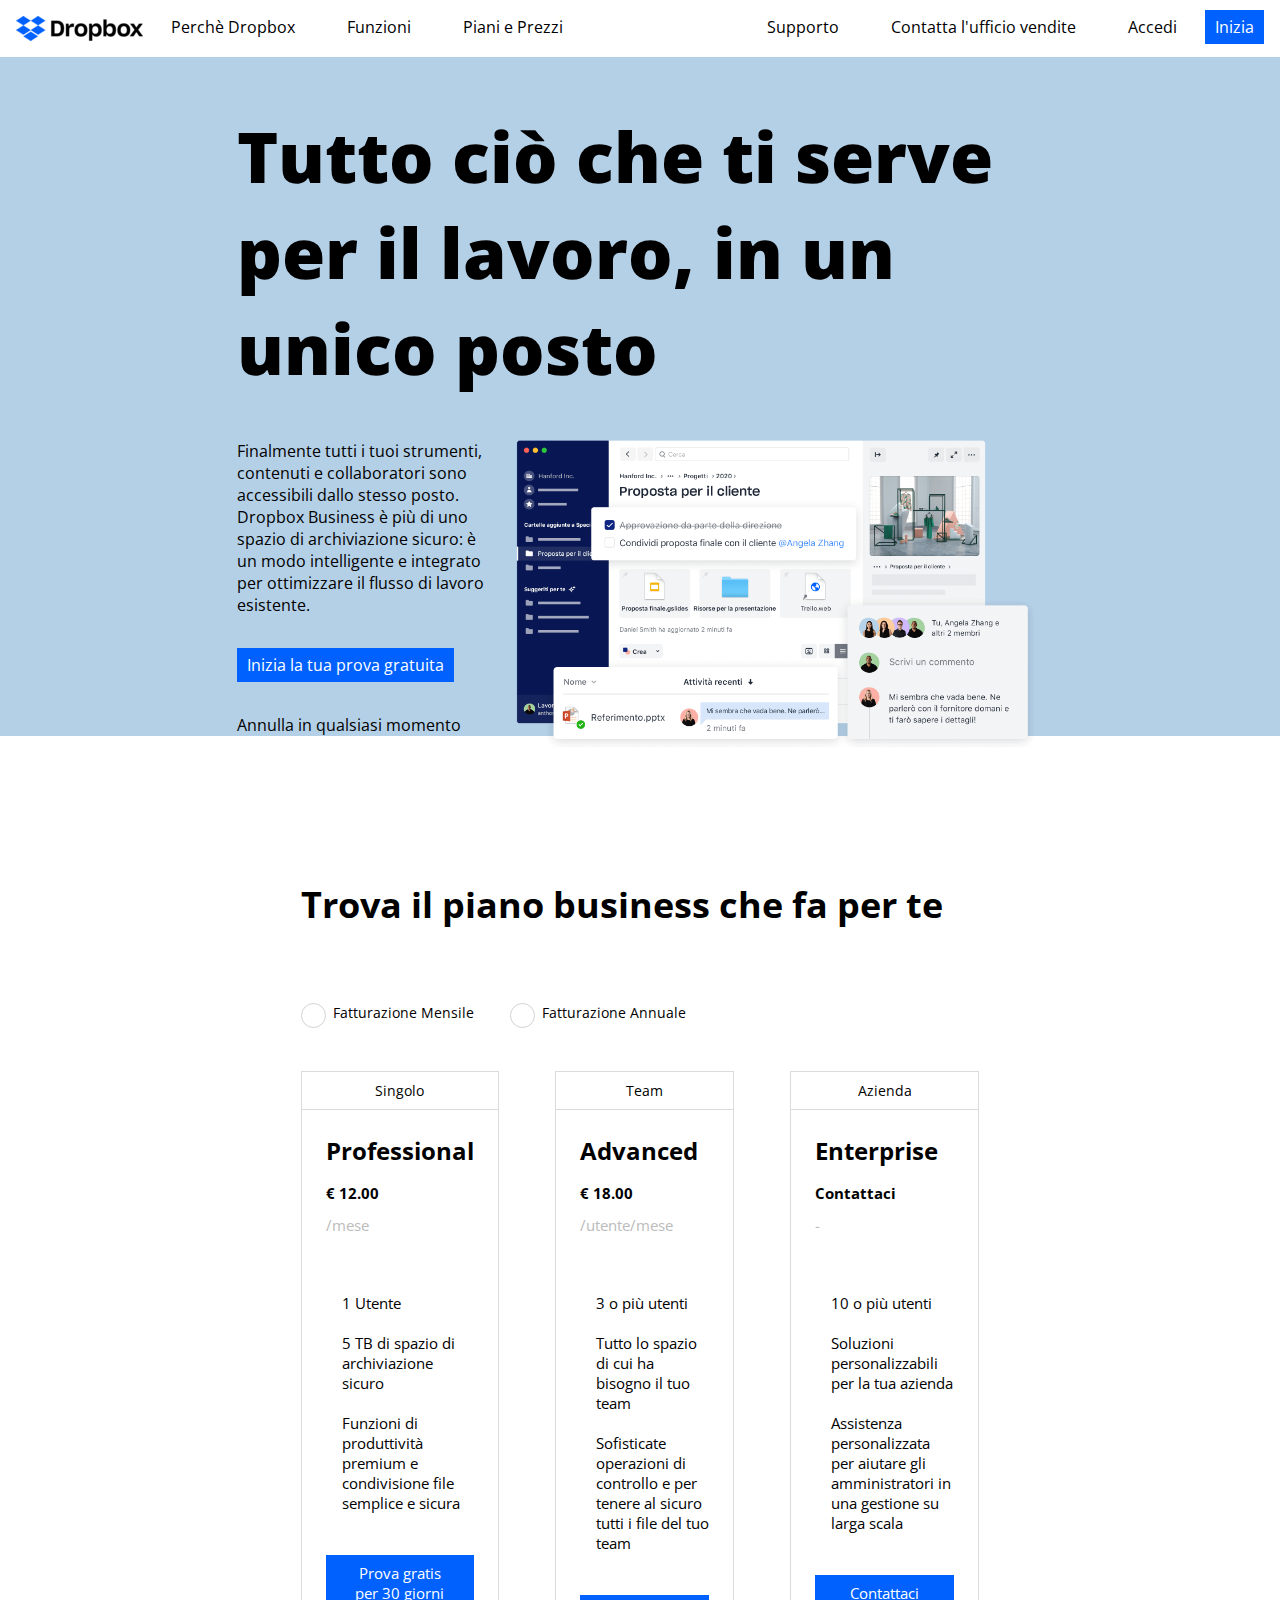
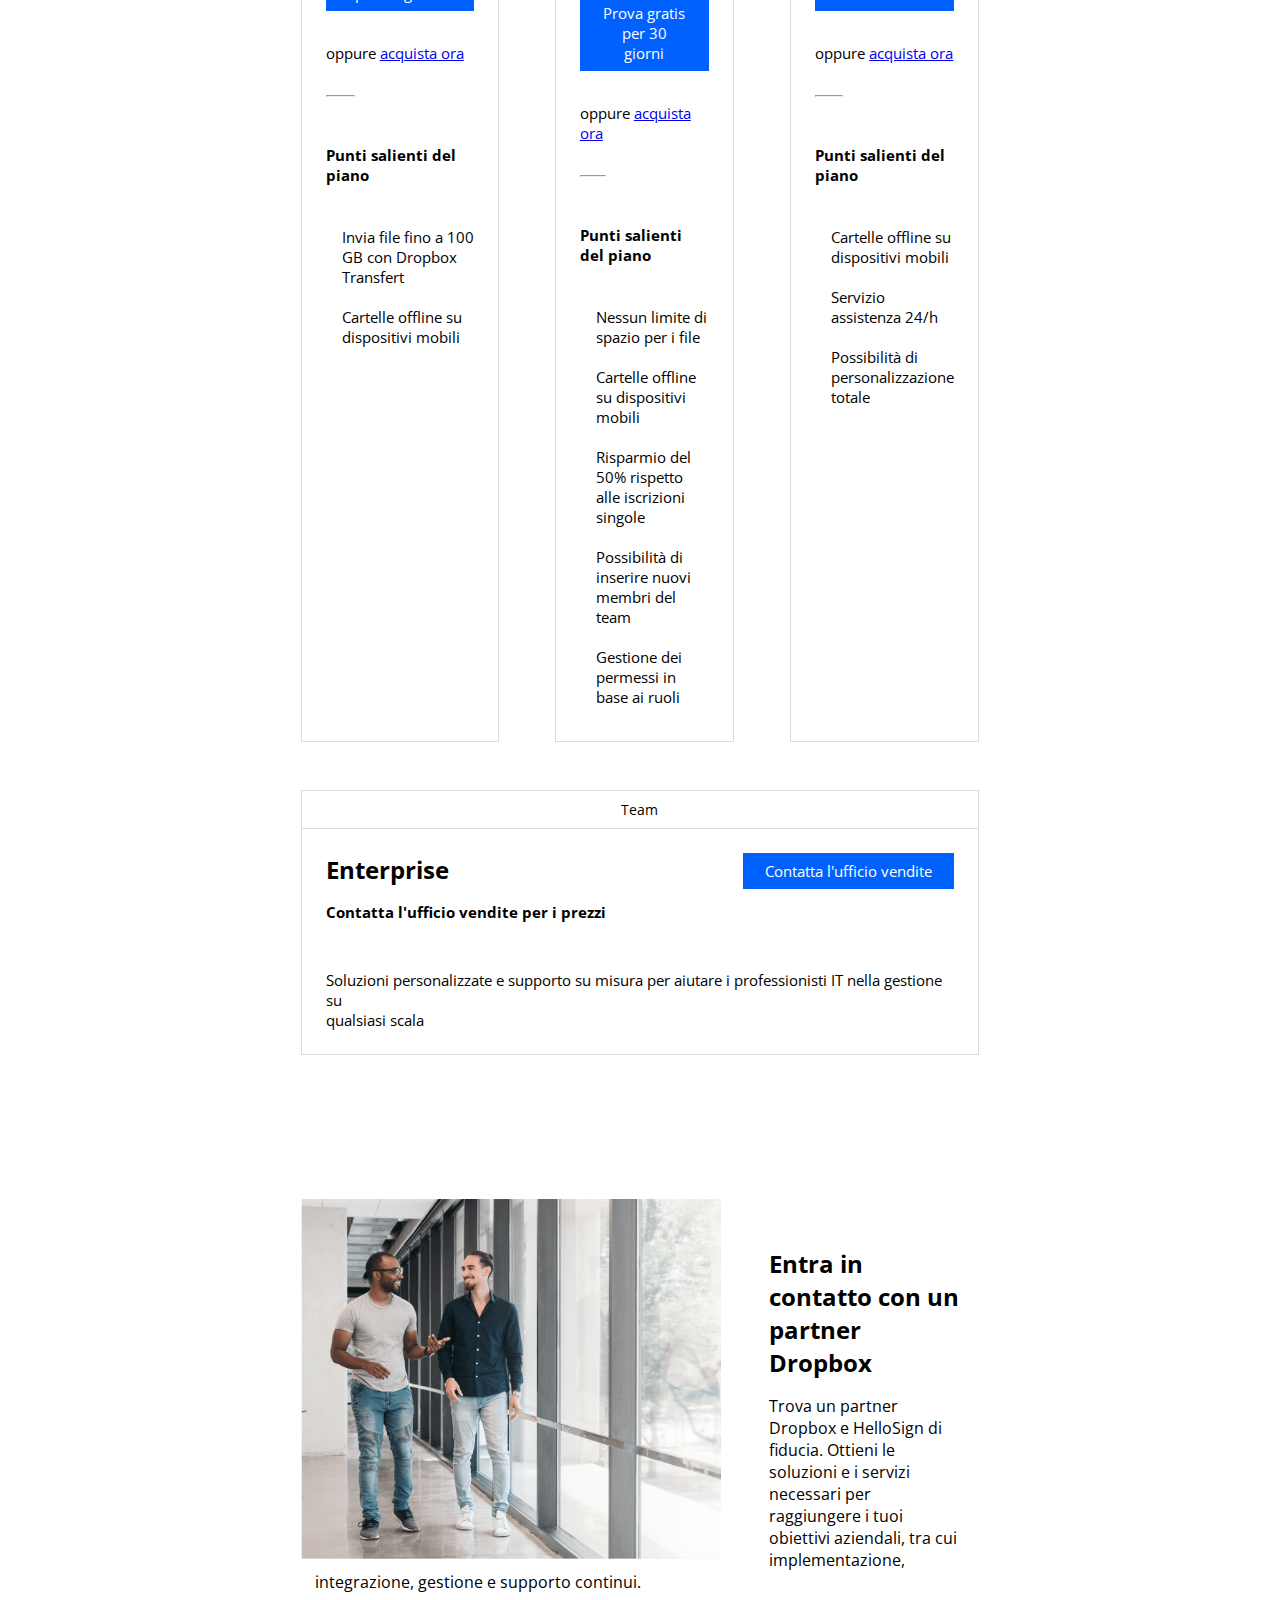
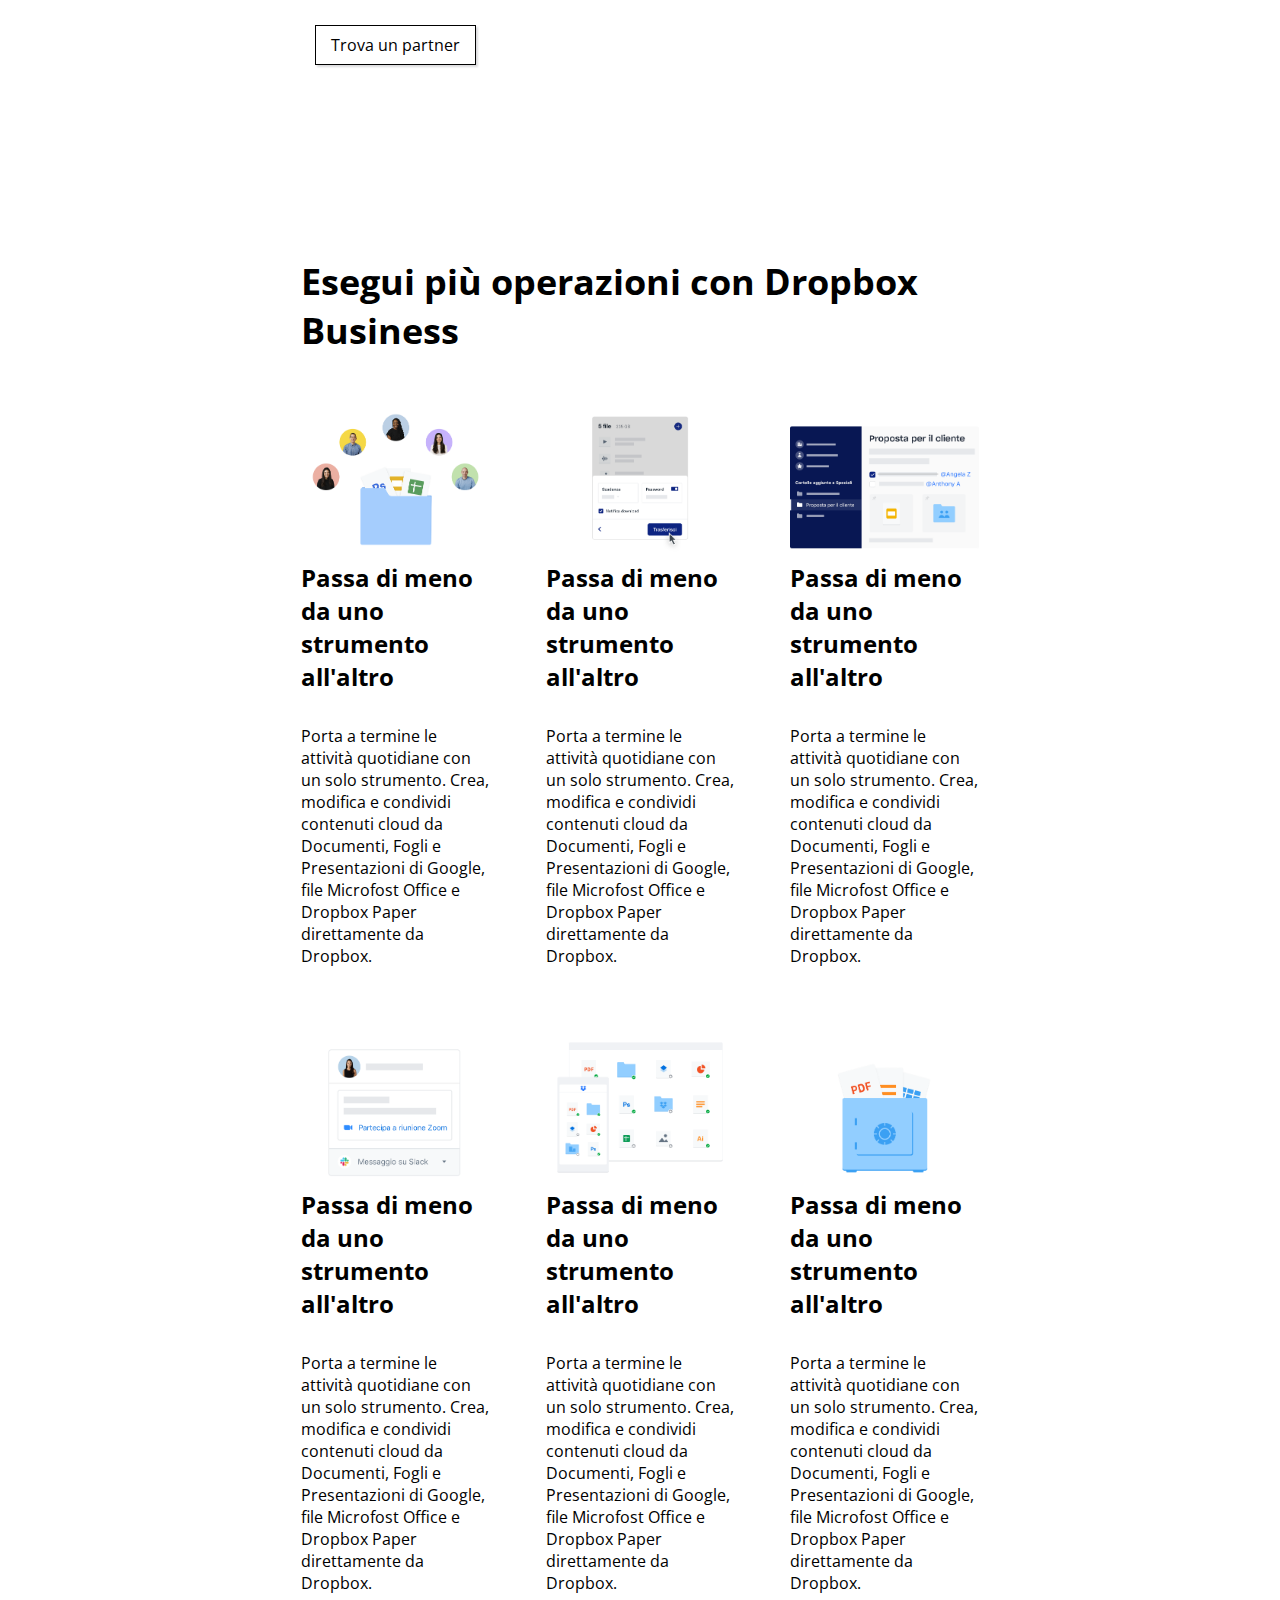
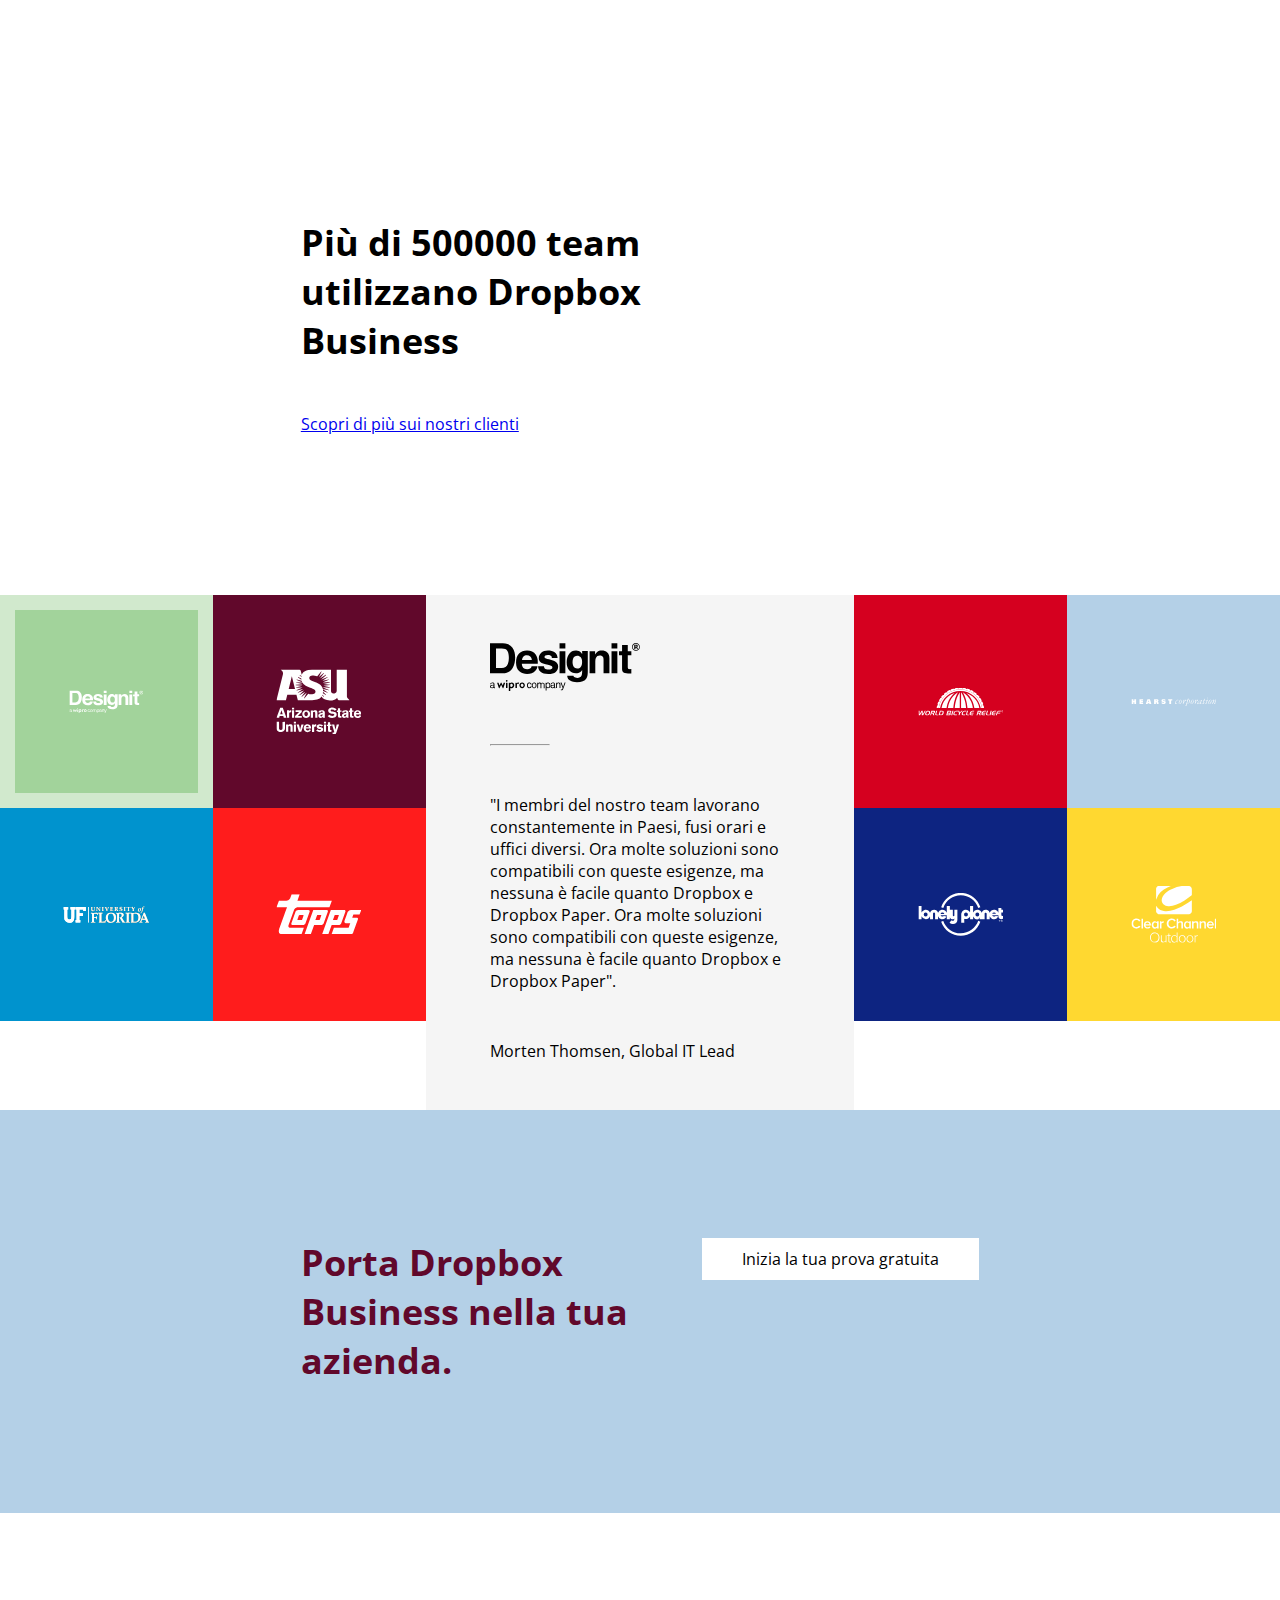
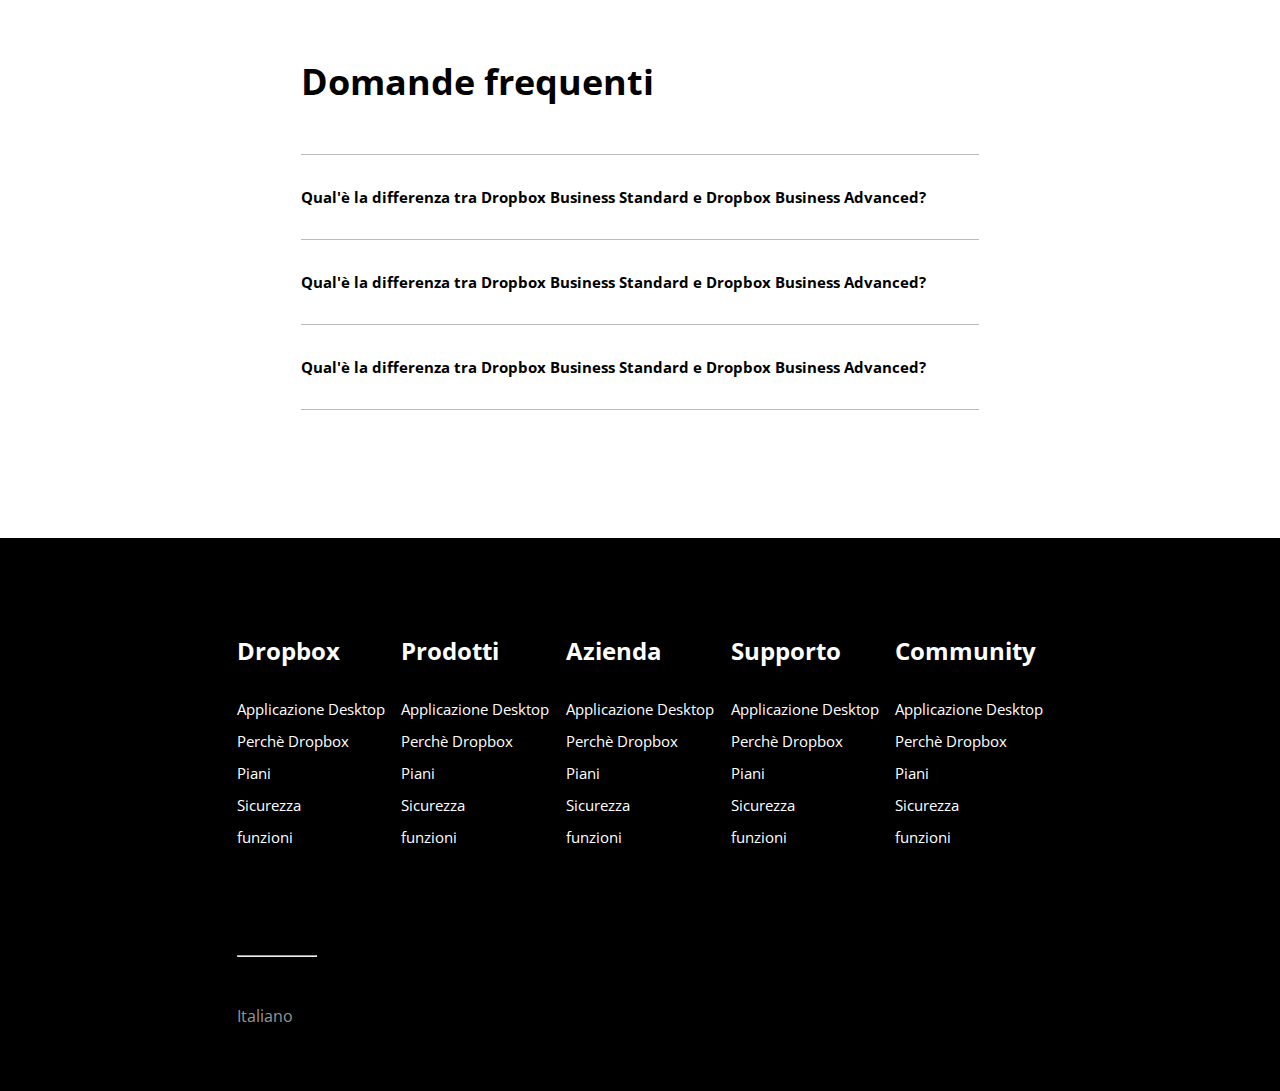
<file: index.html>
<!DOCTYPE html>
<html lang="en">

<head>
    <meta charset="UTF-8">
    <meta http-equiv="X-UA-Compatible" content="IE=edge">
    <meta name="viewport" content="width=device-width, initial-scale=1.0">
    <title>Dropbox</title>
    <link rel="preconnect" href="https://fonts.googleapis.com">
    <link rel="preconnect" href="https://fonts.gstatic.com" crossorigin>
    <link href="https://fonts.googleapis.com/css2?family=Open+Sans:wght@300;400;700;800&display=swap" rel="stylesheet">
    <link rel="stylesheet" href="https://cdnjs.cloudflare.com/ajax/libs/font-awesome/6.2.0/css/all.min.css"
        integrity="sha512-xh6O/CkQoPOWDdYTDqeRdPCVd1SpvCA9XXcUnZS2FmJNp1coAFzvtCN9BmamE+4aHK8yyUHUSCcJHgXloTyT2A=="
        crossorigin="anonymous" referrerpolicy="no-referrer" />
    <link rel="stylesheet" href="./assets/css/style.css">
</head>

<body>
    <header id="header_site">
        <div class="container_head d_flex">
            <nav class="menu_left">
                <img src="./assets/img/logo-small.png" alt="icona e scritta Dropbox">
                <a href="#">Perchè Dropbox</a>
                <a href="#">Funzioni</a>
                <a href="#">Piani e Prezzi</a>
            </nav>
            <nav class="menu_right">
                <a href="#">Supporto</a>
                <a href="#">Contatta l'ufficio vendite</a>
                <a href="#">Accedi</a>
                <a class="primary_btn" href="#">Inizia</a>
            </nav>
        </div>
    </header>
    <!-- /#header_site -->
    <main id="main_site">

        <div class="unique_place">
            <div class="container_primary">
                <h1>Tutto ciò che ti serve per il lavoro, in un unico posto</h1>
                <div class="jumbo">
                    <img src="./assets/img/jumbo.png" alt="schema proposta cliente">
                    <p>Finalmente tutti i tuoi strumenti, contenuti e collaboratori sono accessibili dallo stesso posto.
                        Dropbox Business è più di uno spazio di archiviazione sicuro: è un modo intelligente e integrato
                        per ottimizzare il flusso di lavoro esistente.</p>
                    <a class="primary_btn" href="#">Inizia la tua prova gratuita</a>
                    <p>Annulla in qualsiasi momento</p>
                    <a href="#billing"><i class="fa-solid fa-arrow-down"></i></a>
                </div>
            </div>
        </div>

        <div class="container_secondary business_plan">
            <h2>Trova il piano business che fa per te</h2>
            <div id="billing">
                <label class="choice"> Fatturazione Mensile
                    <input type="radio" name="fatturazione">
                    <span class="checkmark"></span>
                </label>
                <label class="choice"> Fatturazione Annuale
                    <input type="radio" name="fatturazione">
                    <span class="checkmark"></span>
                </label>
            </div>
            <div class="container_fluid">
                <div class="row">
                    <div class="col-4">
                        <div class="type">
                            <span><i class="fa-solid fa-user"></i><span> Singolo</span></span>
                        </div>
                        <div class="plan">
                            <h3>Professional</h3>
                            <div class="costo">
                                <strong>€ 12.00</strong>
                            </div>
                            <div class="frequenza">
                                <span>/mese</span>
                            </div>
                            <ul class="fa-ul">
                                <li><span class="fa-li"><i class="fa-solid fa-user"></i></span> 1 Utente</li>
                                <li><span class="fa-li"><i class="fa-solid fa-folder"></i></span>5 TB di spazio di
                                    archiviazione sicuro</li>
                                <li><span class="fa-li"><i class="fa-solid fa-share-nodes"></i></span> Funzioni di
                                    produttività premium e condivisione file semplice e sicura</li>
                            </ul>

                            <a class="primary_btn" href="#">Prova gratis per 30 giorni</a>

                            <span>oppure <a href="#">acquista ora</a></span>
                            <hr>

                            <h5>Punti salienti del piano</h5>

                            <ul class="fa-ul blue">
                                <li><span class="fa-li"><i class="fa-solid fa-check"></i></span> Invia file fino a 100
                                    GB con Dropbox Transfert</li>
                                <li><span class="fa-li"><i class="fa-solid fa-check"></i></span> Cartelle offline su
                                    dispositivi mobili</li>
                            </ul>
                        </div>
                    </div>

                    <div class="col-4">
                        <div class="type">
                            <span><i class="fa-solid fa-users"></i><span> Team</span></span>
                        </div>
                        <div class="plan">
                            <h3>Advanced</h3>
                            <div class="costo">
                                <strong>€ 18.00</strong>
                            </div>
                            <div class="frequenza">
                                <span>/utente/mese</span>
                            </div>
                            <ul class="fa-ul">
                                <li><span class="fa-li"><i class="fa-solid fa-users"></i></span> 3 o più utenti</li>
                                <li><span class="fa-li"><i class="fa-solid fa-folder"></i></span> Tutto lo spazio di cui
                                    ha bisogno il tuo team</li>
                                <li><span class="fa-li"><i class="fa-solid fa-share-nodes"></i></span> Sofisticate
                                    operazioni di controllo e per tenere al sicuro tutti i file del tuo team</li>
                            </ul>

                            <a class="primary_btn" href="#">Prova gratis per 30 giorni</a>

                            <span>oppure <a href="#">acquista ora</a></span>
                            <hr>

                            <h5>Punti salienti del piano</h5>

                            <ul class="fa-ul blue">
                                <li><span class="fa-li"><i class="fa-solid fa-check"></i></span> Nessun limite di spazio
                                    per i file</li>
                                <li><span class="fa-li"><i class="fa-solid fa-check"></i></span> Cartelle offline su
                                    dispositivi mobili</li>
                                <li><span class="fa-li"><i class="fa-solid fa-check"></i></span> Risparmio del 50%
                                    rispetto alle iscrizioni singole</li>
                                <li><span class="fa-li"><i class="fa-solid fa-check"></i></span> Possibilità di inserire
                                    nuovi membri del team</li>
                                <li><span class="fa-li"><i class="fa-solid fa-check"></i></span> Gestione dei permessi
                                    in base ai ruoli</li>
                            </ul>
                        </div>
                    </div>

                    <div class="col-4">
                        <div class="type">
                            <span><i class="fa-solid fa-building"></i><span> Azienda</span></span>
                        </div>
                        <div class="plan">
                            <h3>Enterprise</h3>
                            <div class="costo">
                                <strong>Contattaci</strong>
                            </div>
                            <div class="frequenza">
                                <span>-</span>
                            </div>
                            <ul class="fa-ul">
                                <li><span class="fa-li"><i class="fa-solid fa-user"></i></span> 10 o più utenti</li>
                                <li><span class="fa-li"><i class="fa-solid fa-folder"></i></span> Soluzioni
                                    personalizzabili per la tua azienda</li>
                                <li><span class="fa-li"><i class="fa-solid fa-share-nodes"></i></span> Assistenza
                                    personalizzata per aiutare gli amministratori in una gestione su larga scala</li>
                            </ul>

                            <a class="primary_btn" href="#">Contattaci</a>

                            <span>oppure <a href="#">acquista ora</a></span>
                            <hr>

                            <h5>Punti salienti del piano</h5>

                            <ul class="fa-ul blue">
                                <li><span class="fa-li"><i class="fa-solid fa-check"></i></span> Cartelle offline su
                                    dispositivi mobili</li>
                                <li><span class="fa-li"><i class="fa-solid fa-check"></i></span> Servizio assistenza
                                    24/h</li>
                                <li><span class="fa-li"><i class="fa-solid fa-check"></i></span> Possibilità di
                                    personalizzazione totale</li>
                            </ul>
                        </div>
                    </div>
                </div>
                <div class="type_bottom">
                    <div class="type">
                        <span><i class="fa-solid fa-building"></i><span> Team</span></span>
                    </div>
                    <div class="plan">
                        <h3>Enterprise</h3>
                        <p><strong>Contatta l'ufficio vendite per i prezzi</strong></p>
                        <p class="solutions">Soluzioni personalizzate e supporto su misura per aiutare i professionisti
                            IT nella gestione su <br> qualsiasi scala</p>

                        <a class="primary_bot primary_btn" href="#">Contatta l'ufficio vendite</a>

                    </div>
                </div>
            </div>

            <div class="partner_drop">
                <img src="./assets/img/partner.png"
                    alt="ragazzo di colore e ragazzo bianco chiacchierano con sfondo di parete a vetri">
                <div class="partner">
                    <h3>Entra in contatto con un partner Dropbox</h3>
                    <p>Trova un partner Dropbox e HelloSign di fiducia. Ottieni le soluzioni e i servizi necessari per
                        raggiungere i tuoi obiettivi aziendali, tra cui implementazione, integrazione, gestione e
                        supporto continui.</p>
                    <a href="#">Trova un partner</a>
                </div>
            </div>

            <div class="container_fluid">
                <h2>Esegui più operazioni con Dropbox Business</h2>
                <div class="row">
                    <div class="col-4 operations">
                        <img src="./assets/img/business-feature-switching-tools.png" alt="">
                        <div class="operations_text">
                            <h3>Passa di meno da uno strumento all'altro</h3>
                            <p>Porta a termine le attività quotidiane con un solo strumento. Crea, modifica e condividi
                                contenuti cloud da Documenti, Fogli e Presentazioni di Google, file Microfost Office e
                                Dropbox Paper direttamente da Dropbox.</p>
                        </div>

                    </div>

                    <div class="col-4 operations">
                        <img src="./assets/img/business-feature-send-files-it.png" alt="">
                        <div class="operations_text">
                            <h3>Passa di meno da uno strumento all'altro</h3>
                            <p>Porta a termine le attività quotidiane con un solo strumento. Crea, modifica e condividi
                                contenuti cloud da Documenti, Fogli e Presentazioni di Google, file Microfost Office e
                                Dropbox Paper direttamente da Dropbox.</p>
                        </div>

                    </div>
                    <div class="col-4 operations">
                        <img src="./assets/img/business-feature-coordinate-it.png" alt="">
                        <div class="operations_text">
                            <h3>Passa di meno da uno strumento all'altro</h3>
                            <p>Porta a termine le attività quotidiane con un solo strumento. Crea, modifica e condividi
                                contenuti cloud da Documenti, Fogli e Presentazioni di Google, file Microfost Office e
                                Dropbox Paper direttamente da Dropbox.</p>
                        </div>

                    </div>

                </div>
                <div class="row">
                    <div class="col-4 operations">
                        <img src="./assets/img/business-feature-integrations-it.png" alt="">
                        <div class="operations_text">
                            <h3>Passa di meno da uno strumento all'altro</h3>
                            <p>Porta a termine le attività quotidiane con un solo strumento. Crea, modifica e condividi
                                contenuti cloud da Documenti, Fogli e Presentazioni di Google, file Microfost Office e
                                Dropbox Paper direttamente da Dropbox.</p>
                        </div>

                    </div>
                    <div class="col-4 operations">
                        <img src="./assets/img/business-feature-multi-device.png" alt="">
                        <div class="operations_text">
                            <h3>Passa di meno da uno strumento all'altro</h3>
                            <p>Porta a termine le attività quotidiane con un solo strumento. Crea, modifica e condividi
                                contenuti cloud da Documenti, Fogli e Presentazioni di Google, file Microfost Office e
                                Dropbox Paper direttamente da Dropbox.</p>
                        </div>

                    </div>
                    <div class="col-4 operations">
                        <img src="./assets/img/business-feature-security.png" alt="">
                        <div class="operations_text">
                            <h3>Passa di meno da uno strumento all'altro</h3>
                            <p>Porta a termine le attività quotidiane con un solo strumento. Crea, modifica e condividi
                                contenuti cloud da Documenti, Fogli e Presentazioni di Google, file Microfost Office e
                                Dropbox Paper direttamente da Dropbox.</p>
                        </div>

                    </div>
                </div>

            </div>

            <div class="call_to_action">
                <h2>Più di 500000 team utilizzano Dropbox Business</h2>
                <a href="#">Scopri di più sui nostri clienti</a>
            </div>
        </div>
        <div class="container_fluid d_flex">
            <div class="customers">
                <div class="row">
                    <div class="col-6 dis">
                        <img src="./assets/img/designit.svg" alt="">
                    </div>
                    <div class="col-6 asu">
                        <img src="./assets/img/arizona_state_university.svg" alt="">
                    </div>
                    <div class="col-6 flo">
                        <img src="./assets/img/university_of_florida.svg" alt="">
                    </div>
                    <div class="col-6 topps">
                        <img src="./assets/img/topps.svg" alt="">
                    </div>
                </div>
            </div>
            <div class="customers_large">
                <div class="designit">
                    <div class="logo">
                        <img src="./assets/img/designit.svg" alt="">
                    </div>
                    <hr>
                    <p>"I membri del nostro team lavorano constantemente in Paesi, fusi orari e uffici diversi. Ora
                        molte soluzioni sono compatibili con queste esigenze, ma nessuna è facile quanto Dropbox e
                        Dropbox Paper. Ora molte soluzioni sono compatibili con queste esigenze, ma nessuna è facile
                        quanto Dropbox e Dropbox Paper".</p>

                    <p class="tag">Morten Thomsen, Global IT Lead</p>
                </div>
            </div>
            <div class="customers">
                <div class="row">
                    <div class="col-6 wbr">
                        <img src="./assets/img/world_bicycle_relief.svg" alt="">
                    </div>
                    <div class="col-6 hearst">
                        <img src="./assets/img/hearst_corp.svg" alt="">
                    </div>
                    <div class="col-6 lon_planet">
                        <img src="./assets/img/lonely_planet.svg" alt="">
                    </div>
                    <div class="col-6 clear_ch">
                        <img src="./assets/img/clear_channel.svg" alt="">
                    </div>
                </div>
            </div>

        </div>
        <div class="container_fluid company">
            <div class="container_secondary">
                <h2>Porta Dropbox Business nella tua azienda.</h2>
                <a href="#">Inizia la tua prova gratuita</a>
            </div>
        </div>
        <div class="container_fluid">
            <div class="faq">
                <div class="container_secondary">
                    <h2>Domande frequenti</h2>
                    <div class="question">
                        <h5>Qual'è la differenza tra Dropbox Business Standard e Dropbox Business Advanced?</h5>
                        <i class="fa-solid fa-chevron-down fa-2xs"></i>
                    </div>
                    <div class="question operations">
                        <h5>Qual'è la differenza tra Dropbox Business Standard e Dropbox Business Advanced?</h5>
                        <i class="fa-solid fa-chevron-down fa-2xs"></i>
                    </div>
                    <div class="question">
                        <h5>Qual'è la differenza tra Dropbox Business Standard e Dropbox Business Advanced?</h5>
                        <i class="fa-solid fa-chevron-down fa-2xs"></i>
                    </div>
                </div>
            </div>
        </div>

    </main>
    <!-- /#main_site -->
    <footer id="footer_site">
        <div class="container_fluid">
            <div class="container_primary">
                <div class="footer_top d_flex space_between">
                    <div class="info d_flex">
                        <h3>Dropbox</h3>
                        <a href="#">Applicazione Desktop</a>
                        <a href="#">Perchè Dropbox</a>
                        <a href="#">Piani</a>
                        <a href="#">Sicurezza</a>
                        <a href="#">funzioni</a>
                    </div>
                    <div class="info d_flex">
                        <h3>Prodotti</h3>
                        <a href="#">Applicazione Desktop</a>
                        <a href="#">Perchè Dropbox</a>
                        <a href="#">Piani</a>
                        <a href="#">Sicurezza</a>
                        <a href="#">funzioni</a>
                    </div>
                    <div class="info d_flex">
                        <h3>Azienda</h3>
                        <a href="#">Applicazione Desktop</a>
                        <a href="#">Perchè Dropbox</a>
                        <a href="#">Piani</a>
                        <a href="#">Sicurezza</a>
                        <a href="#">funzioni</a>
                    </div>
                    <div class="info d_flex">
                        <h3>Supporto</h3>
                        <a href="#">Applicazione Desktop</a>
                        <a href="#">Perchè Dropbox</a>
                        <a href="#">Piani</a>
                        <a href="#">Sicurezza</a>
                        <a href="#">funzioni</a>
                    </div>
                    <div class="info d_flex">
                        <h3>Community</h3>
                        <a href="#">Applicazione Desktop</a>
                        <a href="#">Perchè Dropbox</a>
                        <a href="#">Piani</a>
                        <a href="#">Sicurezza</a>
                        <a href="#">funzioni</a>
                    </div>
                </div>
                <hr>
                <div class="footer_bot">
                    <div class="language">
                        <i class="fa-solid fa-earth-americas"></i><span> Italiano </span><i
                            class="fa-solid fa-caret-up"></i>
                    </div>
                </div>
            </div>

        </div>
    </footer>
    <!-- /#footer_site -->

</body>

</html>
</file>
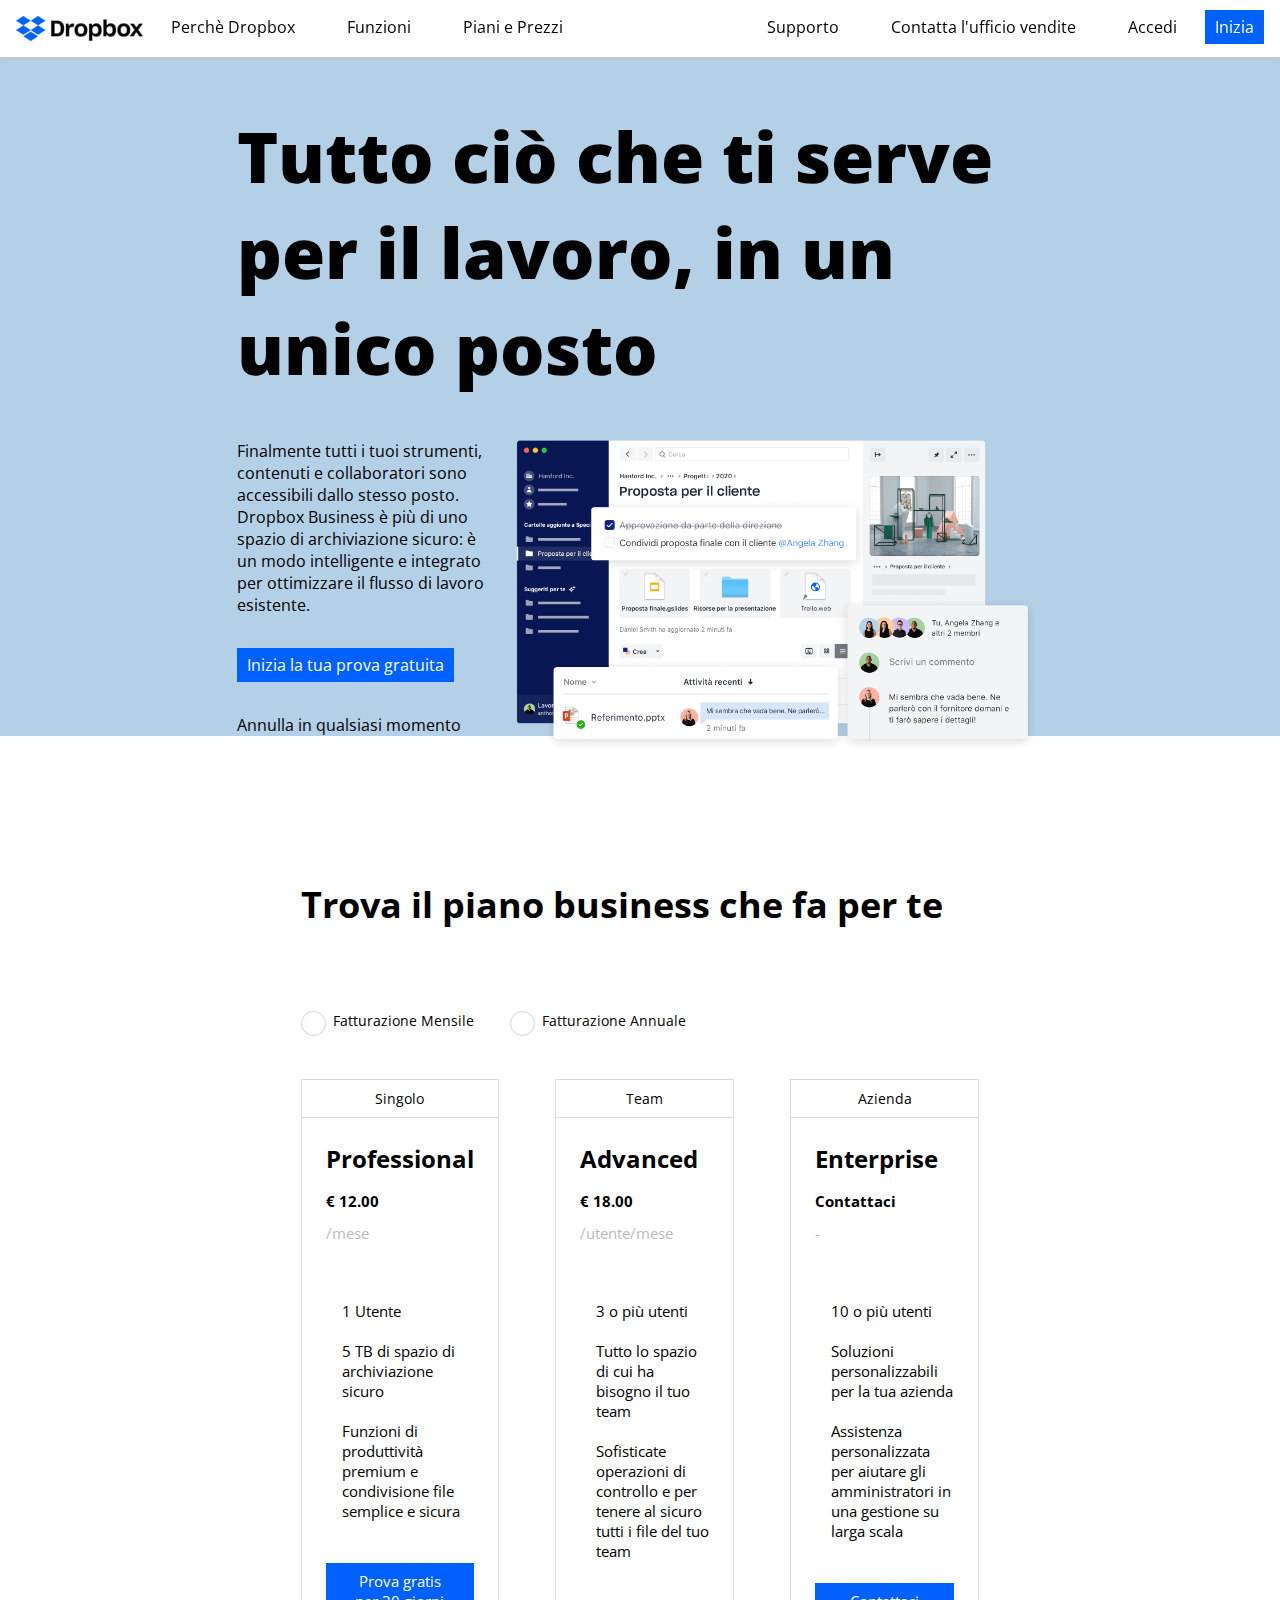
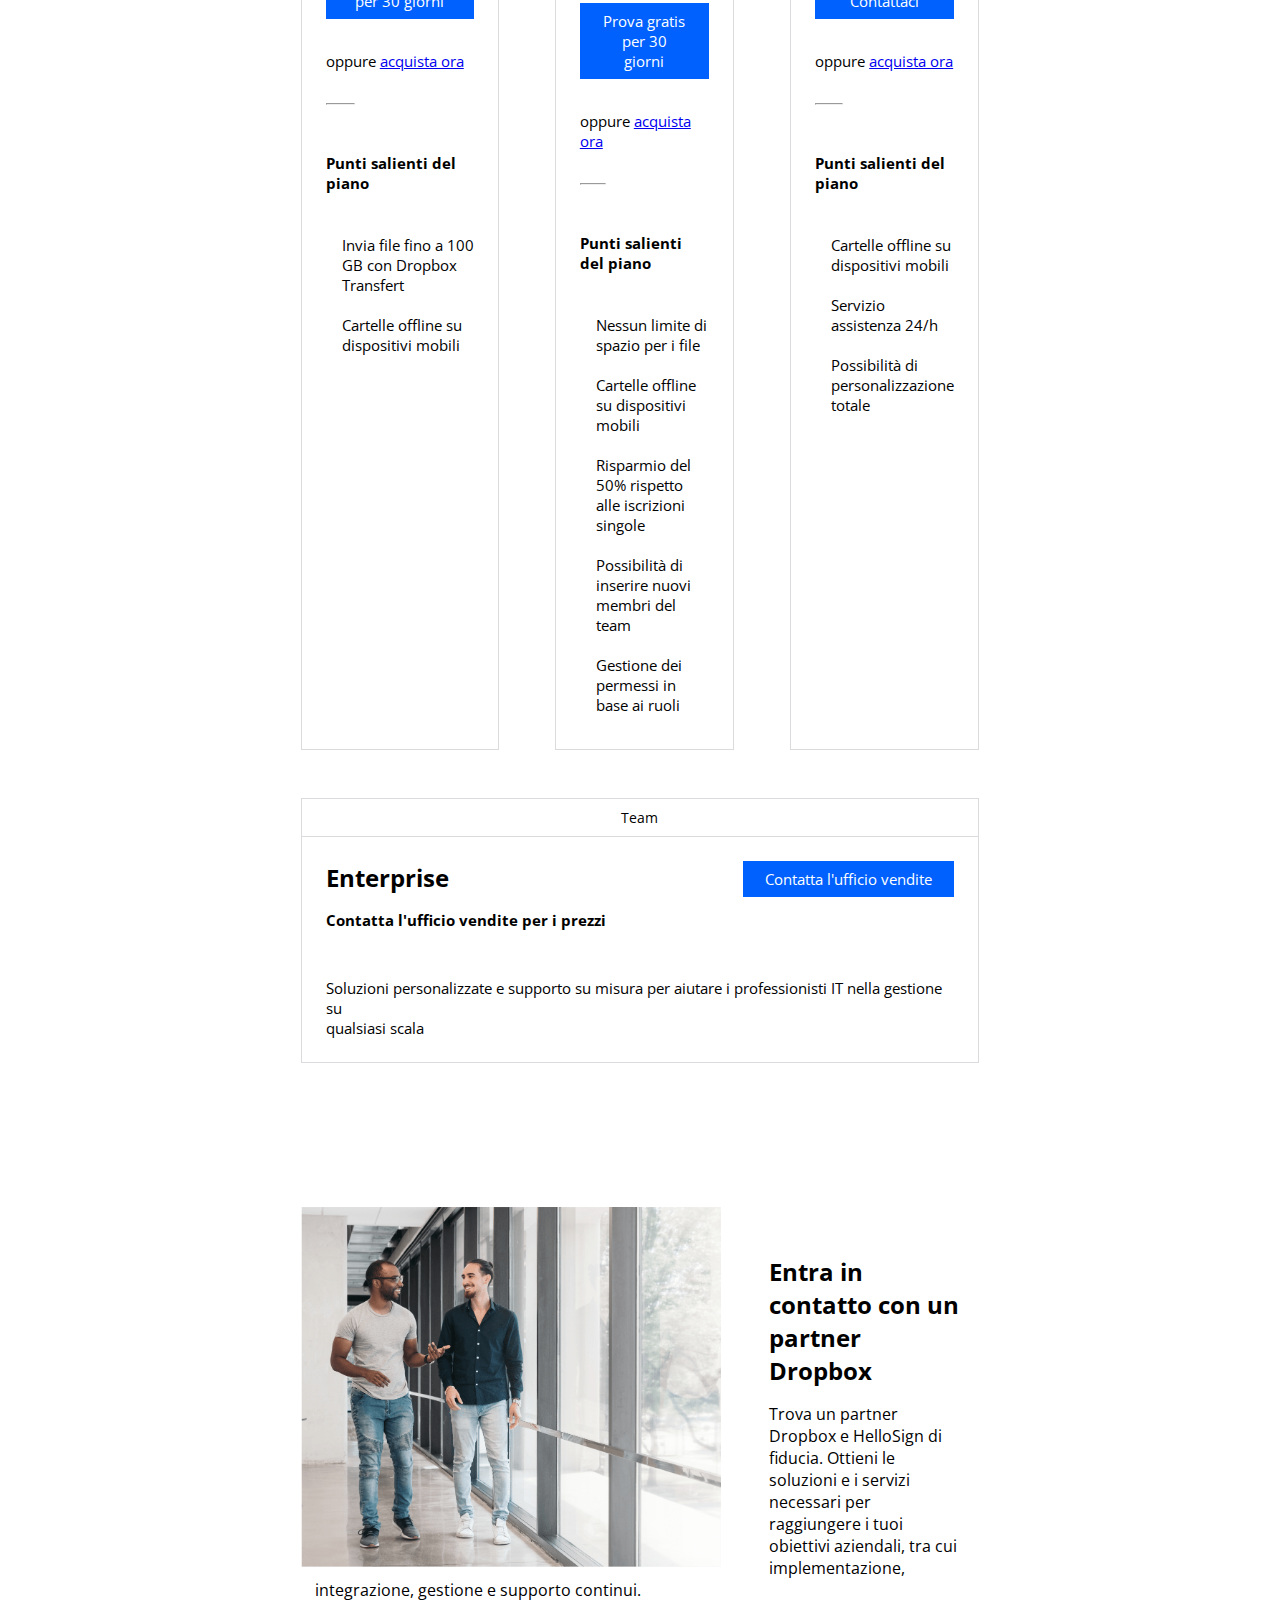
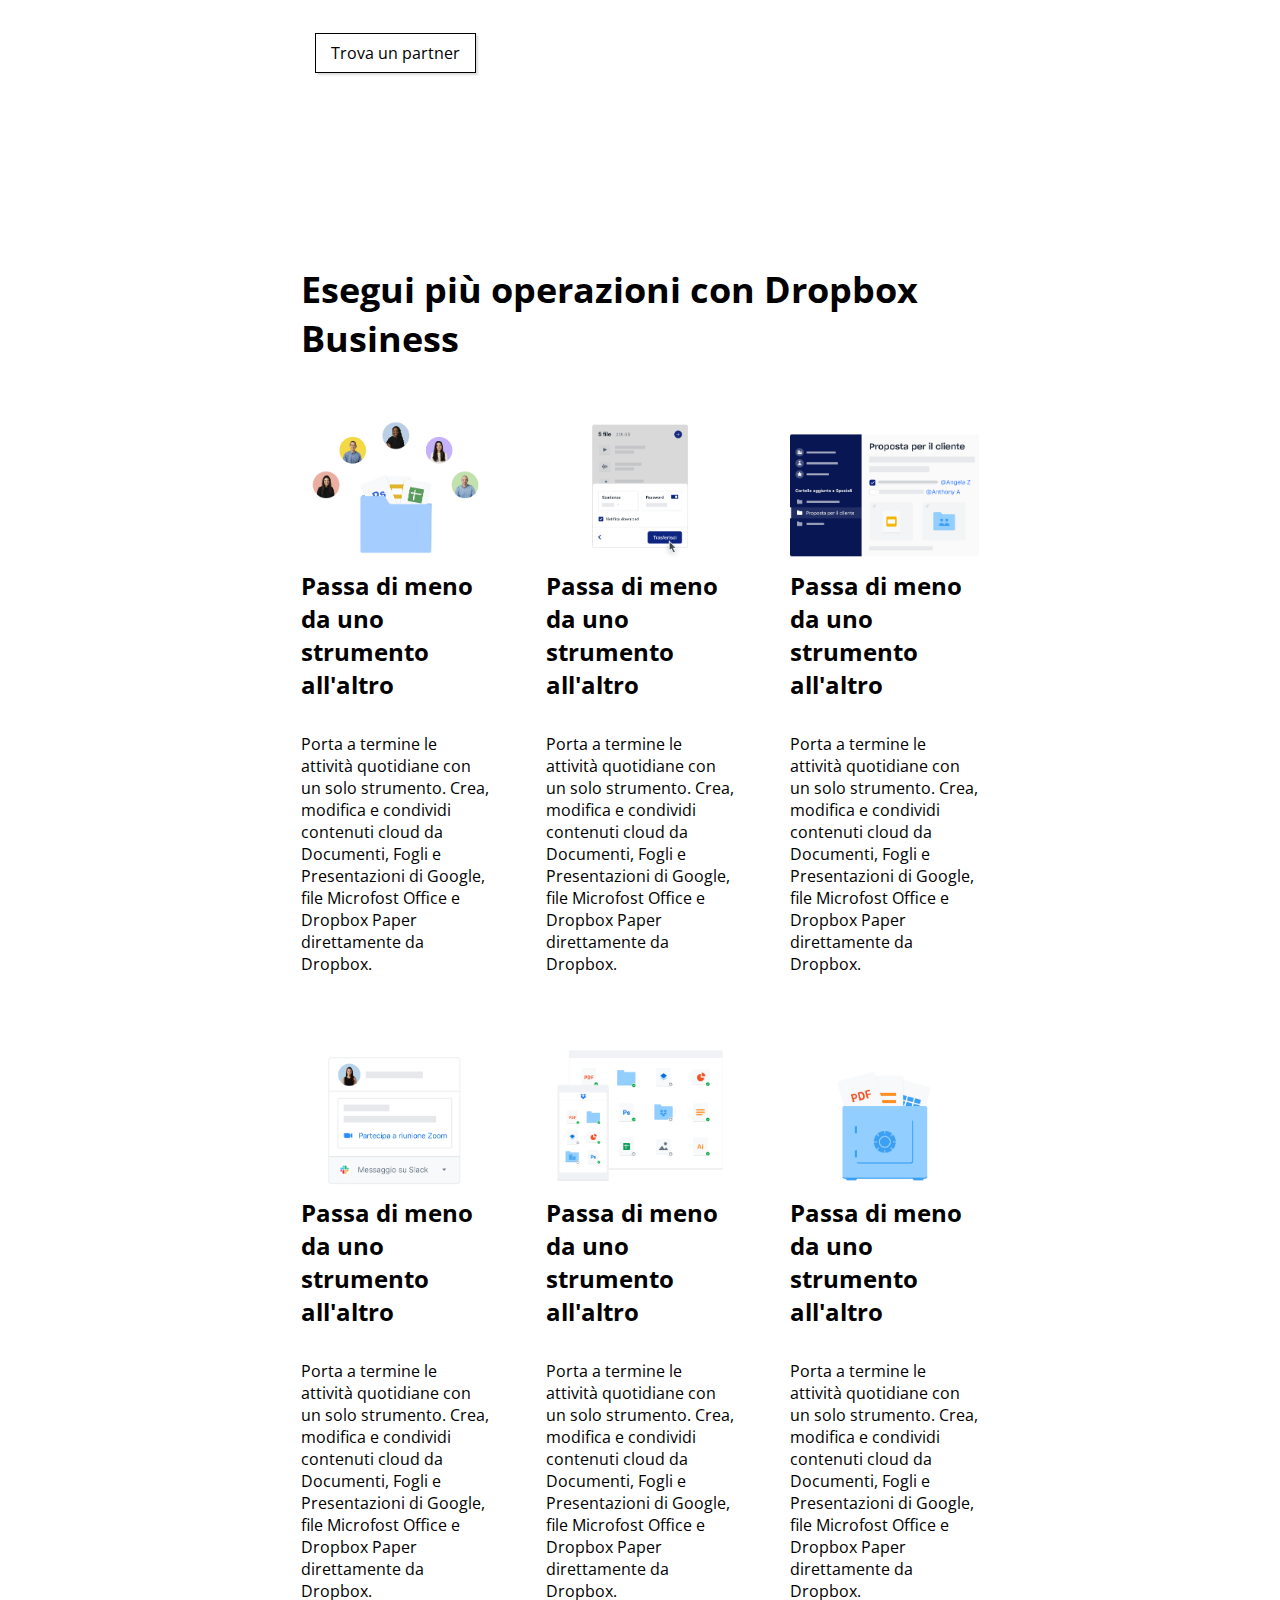
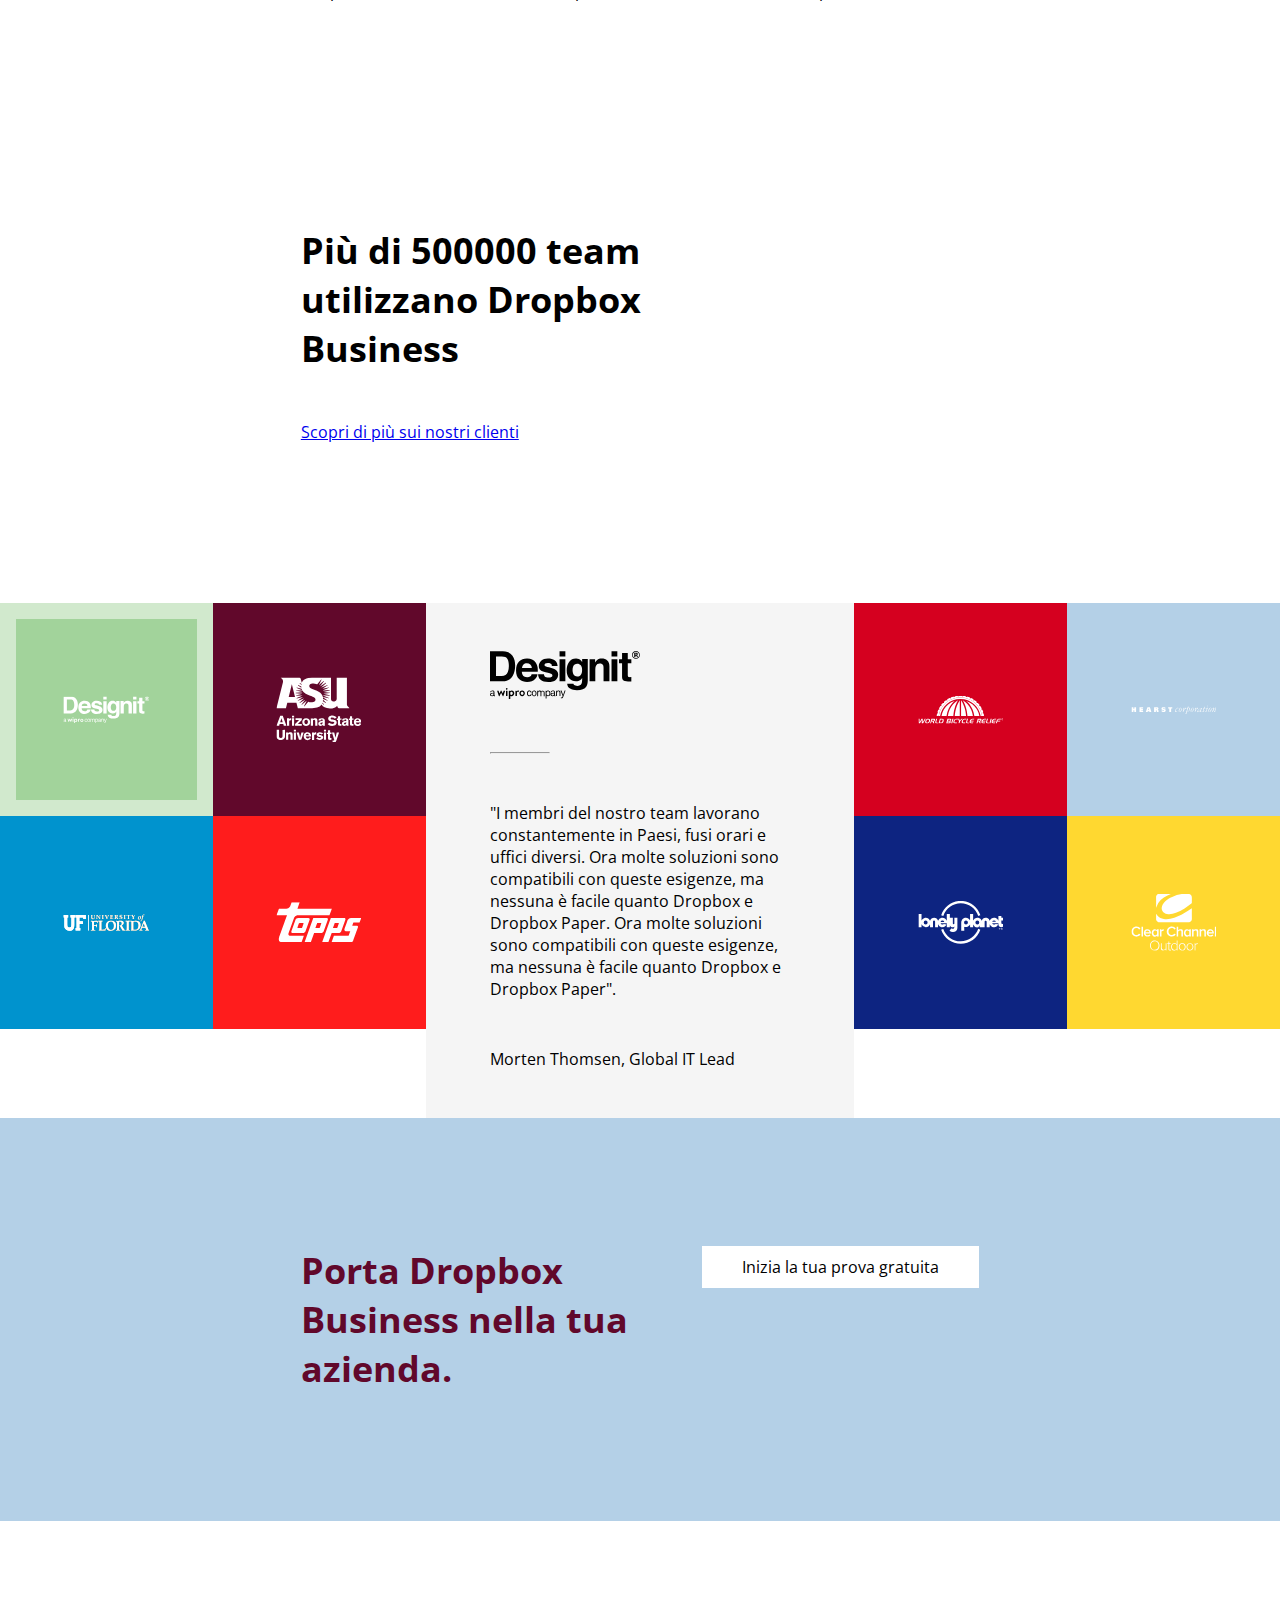
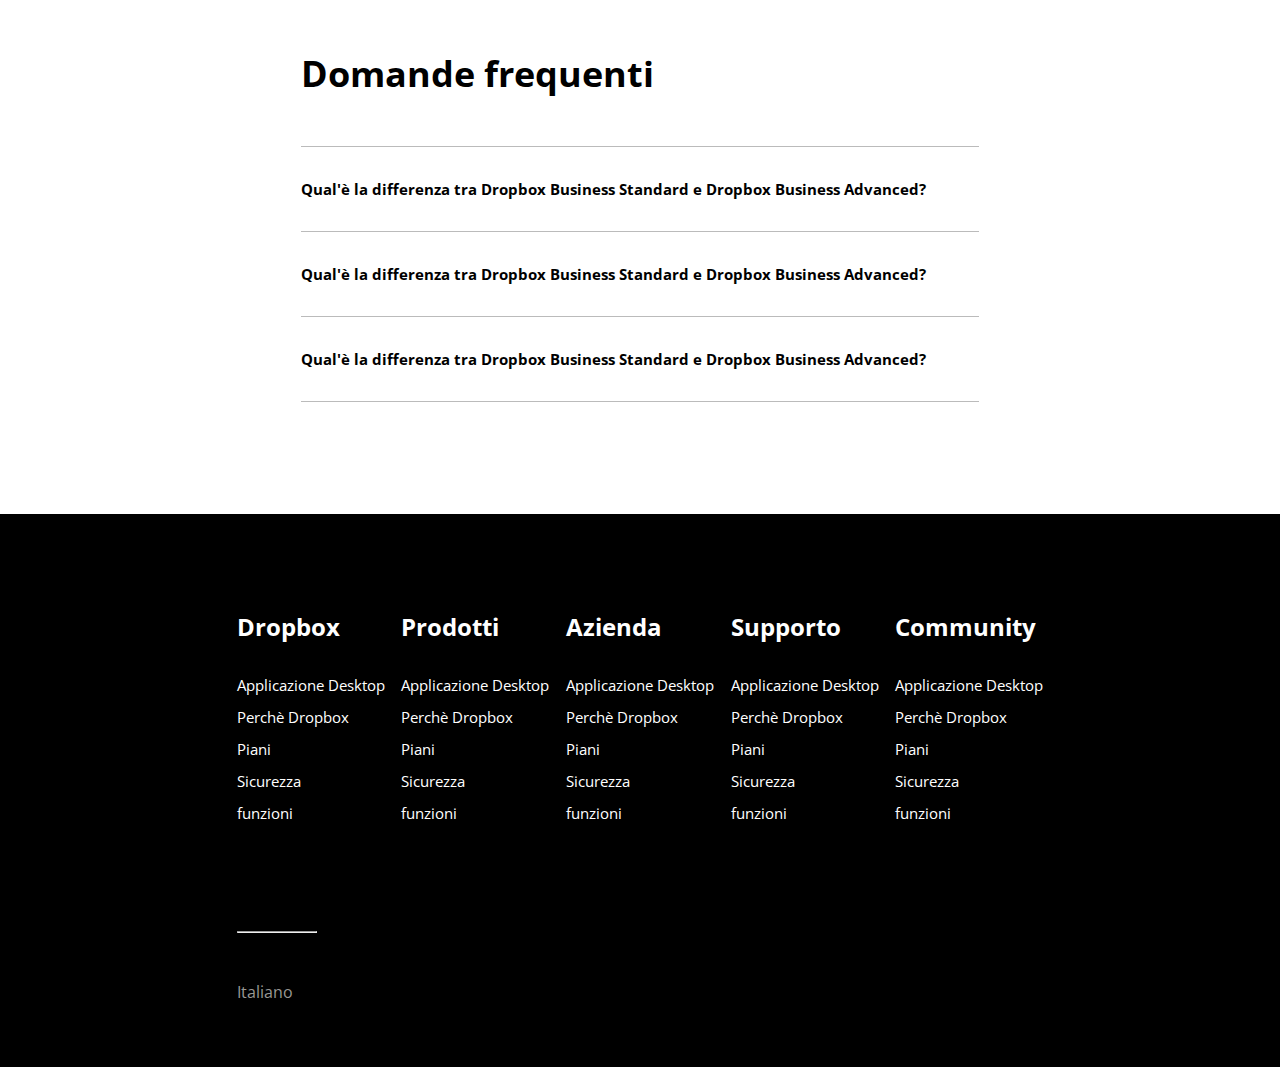
<file: bonus/index.html>
<!DOCTYPE html>
<html lang="it">

<head>
    <meta charset="UTF-8">
    <meta http-equiv="X-UA-Compatible" content="IE=edge">
    <meta name="viewport" content="width=device-width, initial-scale=1.0">
    <title>Dropbox</title>
    <link rel="preconnect" href="https://fonts.googleapis.com">
    <link rel="preconnect" href="https://fonts.gstatic.com" crossorigin>
    <link href="https://fonts.googleapis.com/css2?family=Open+Sans:wght@300;400;700;800&display=swap" rel="stylesheet">
    <link rel="stylesheet" href="https://cdnjs.cloudflare.com/ajax/libs/font-awesome/6.2.0/css/all.min.css"
        integrity="sha512-xh6O/CkQoPOWDdYTDqeRdPCVd1SpvCA9XXcUnZS2FmJNp1coAFzvtCN9BmamE+4aHK8yyUHUSCcJHgXloTyT2A=="
        crossorigin="anonymous" referrerpolicy="no-referrer" />
    <link rel="stylesheet" href="../bonus/assets/css/style.css">
</head>

<body>
    <header id="header_site">
        <div class="container_head d_flex">
            <nav class="menu_left">
                <img src="./assets/img/logo-small.png" alt="icona e scritta Dropbox">
                <a class="pages" href="#">Perchè Dropbox</a>
                <a class="pages" href="#">Funzioni</a>
                <a class="pages" href="#billing">Piani e Prezzi</a>
            </nav>
            <nav class="menu_right">
                <a class="pages" href="#">Supporto</a>
                <a class="pages" href="#">Contatta l'ufficio vendite</a>
                <a class="pages" href="#">Accedi</a>
                <a class="primary_btn" href="#">Inizia</a>
            </nav>
        </div>
    </header>
    <!-- /#header_site -->

    <main id="main_site">

        <div class="unique_place">
            <div class="container_primary">
                <h1>Tutto ciò che ti serve per il lavoro, in un unico posto</h1>
                <div class="jumbo">
                    <img src="./assets/img/jumbo.png" alt="schema proposta cliente">
                    <p>Finalmente tutti i tuoi strumenti, contenuti e collaboratori sono accessibili dallo stesso posto.
                        Dropbox Business è più di uno spazio di archiviazione sicuro: è un modo intelligente e integrato
                        per ottimizzare il flusso di lavoro esistente.</p>
                    <a class="primary_btn" href="#">Inizia la tua prova gratuita</a>
                    <p>Annulla in qualsiasi momento</p>
                    <a href="#billing"><i class="fa-solid fa-arrow-down"></i></a>
                </div>
            </div>
        </div>
        <!-- /jumbo_section -->

        <div class="container_secondary business_plan">
            <h2>Trova il piano business che fa per te</h2>
            <div id="billing">
                <label class="choice"> Fatturazione Mensile
                    <input type="radio" name="fatturazione">
                    <span class="checkmark"></span>
                </label>
                <label class="choice"> Fatturazione Annuale
                    <input type="radio" name="fatturazione">
                    <span class="checkmark"></span>
                </label>
            </div>
            <!-- /checkmarks_fatturazione -->

            <div class="container_fluid">
                <div class="row">
                    <div class="col-4">
                        <div class="type">
                            <span><i class="fa-solid fa-user"></i><span> Singolo</span></span>
                        </div>
                        <div class="plan">
                            <h3>Professional</h3>
                            <div class="costo">
                                <strong>€ 12.00</strong>
                            </div>
                            <div class="frequenza">
                                <span>/mese</span>
                            </div>
                            <ul class="fa-ul">
                                <li><span class="fa-li"><i class="fa-solid fa-user"></i></span> 1 Utente</li>
                                <li><span class="fa-li"><i class="fa-solid fa-folder"></i></span>5 TB di spazio di
                                    archiviazione sicuro</li>
                                <li><span class="fa-li"><i class="fa-solid fa-share-nodes"></i></span> Funzioni di
                                    produttività premium e condivisione file semplice e sicura</li>
                            </ul>

                            <a class="primary_btn" href="#">Prova gratis per 30 giorni</a>

                            <span>oppure <a href="#">acquista ora</a></span>
                            <hr>

                            <h5>Punti salienti del piano</h5>

                            <ul class="fa-ul blue">
                                <li><span class="fa-li"><i class="fa-solid fa-check"></i></span> Invia file fino a 100
                                    GB con Dropbox Transfert</li>
                                <li><span class="fa-li"><i class="fa-solid fa-check"></i></span> Cartelle offline su
                                    dispositivi mobili</li>
                            </ul>
                        </div>
                    </div>

                    <div class="col-4">
                        <div class="type">
                            <span><i class="fa-solid fa-users"></i><span> Team</span></span>
                        </div>
                        <div class="plan">
                            <h3>Advanced</h3>
                            <div class="costo">
                                <strong>€ 18.00</strong>
                            </div>
                            <div class="frequenza">
                                <span>/utente/mese</span>
                            </div>
                            <ul class="fa-ul">
                                <li><span class="fa-li"><i class="fa-solid fa-users"></i></span> 3 o più utenti</li>
                                <li><span class="fa-li"><i class="fa-solid fa-folder"></i></span> Tutto lo spazio di cui
                                    ha bisogno il tuo team</li>
                                <li><span class="fa-li"><i class="fa-solid fa-share-nodes"></i></span> Sofisticate
                                    operazioni di controllo e per tenere al sicuro tutti i file del tuo team</li>
                            </ul>

                            <a class="primary_btn" href="#">Prova gratis per 30 giorni</a>

                            <span>oppure <a href="#">acquista ora</a></span>
                            <hr>

                            <h5>Punti salienti del piano</h5>

                            <ul class="fa-ul blue">
                                <li><span class="fa-li"><i class="fa-solid fa-check"></i></span> Nessun limite di spazio
                                    per i file</li>
                                <li><span class="fa-li"><i class="fa-solid fa-check"></i></span> Cartelle offline su
                                    dispositivi mobili</li>
                                <li><span class="fa-li"><i class="fa-solid fa-check"></i></span> Risparmio del 50%
                                    rispetto alle iscrizioni singole</li>
                                <li><span class="fa-li"><i class="fa-solid fa-check"></i></span> Possibilità di inserire
                                    nuovi membri del team</li>
                                <li><span class="fa-li"><i class="fa-solid fa-check"></i></span> Gestione dei permessi
                                    in base ai ruoli</li>
                            </ul>
                        </div>
                    </div>

                    <div class="col-4">
                        <div class="type">
                            <span><i class="fa-solid fa-building"></i><span> Azienda</span></span>
                        </div>
                        <div class="plan">
                            <h3>Enterprise</h3>
                            <div class="costo">
                                <strong>Contattaci</strong>
                            </div>
                            <div class="frequenza">
                                <span>-</span>
                            </div>
                            <ul class="fa-ul">
                                <li><span class="fa-li"><i class="fa-solid fa-user"></i></span> 10 o più utenti</li>
                                <li><span class="fa-li"><i class="fa-solid fa-folder"></i></span> Soluzioni
                                    personalizzabili per la tua azienda</li>
                                <li><span class="fa-li"><i class="fa-solid fa-share-nodes"></i></span> Assistenza
                                    personalizzata per aiutare gli amministratori in una gestione su larga scala</li>
                            </ul>

                            <a class="primary_btn" href="#">Contattaci</a>

                            <span>oppure <a href="#">acquista ora</a></span>
                            <hr>

                            <h5>Punti salienti del piano</h5>

                            <ul class="fa-ul blue">
                                <li><span class="fa-li"><i class="fa-solid fa-check"></i></span> Cartelle offline su
                                    dispositivi mobili</li>
                                <li><span class="fa-li"><i class="fa-solid fa-check"></i></span> Servizio assistenza
                                    24/h</li>
                                <li><span class="fa-li"><i class="fa-solid fa-check"></i></span> Possibilità di
                                    personalizzazione totale</li>
                            </ul>
                        </div>
                    </div>
                </div>
                <div class="type_bottom">
                    <div class="type">
                        <span><i class="fa-solid fa-building"></i><span> Team</span></span>
                    </div>
                    <div class="plan">
                        <h3>Enterprise</h3>
                        <p><strong>Contatta l'ufficio vendite per i prezzi</strong></p>
                        <p class="solutions">Soluzioni personalizzate e supporto su misura per aiutare i professionisti
                            IT nella gestione su <br> qualsiasi scala</p>

                        <a class="primary_bot primary_btn" href="#">Contatta l'ufficio vendite</a>

                    </div>
                </div>
            </div>
            <!-- /plans_sections -->

            <div class="partner_drop">
                <img src="./assets/img/partner.png"
                    alt="ragazzo di colore e ragazzo bianco chiacchierano con sfondo di parete a vetri">
                <div class="partner">
                    <h3>Entra in contatto con un partner Dropbox</h3>
                    <p>Trova un partner Dropbox e HelloSign di fiducia. Ottieni le soluzioni e i servizi necessari per
                        raggiungere i tuoi obiettivi aziendali, tra cui implementazione, integrazione, gestione e
                        supporto continui.</p>
                    <a class="lighter" href="#">Trova un partner</a>
                </div>
            </div>
            <!-- /partner_section-->

            <div class="container_fluid">
                <h2>Esegui più operazioni con Dropbox Business</h2>
                <div class="row">
                    <div class="col-4 operations">
                        <img src="./assets/img/business-feature-switching-tools.png" alt="">
                        <div class="operations_text">
                            <h3>Passa di meno da uno strumento all'altro</h3>
                            <p>Porta a termine le attività quotidiane con un solo strumento. Crea, modifica e condividi
                                contenuti cloud da Documenti, Fogli e Presentazioni di Google, file Microfost Office e
                                Dropbox Paper direttamente da Dropbox.</p>
                        </div>

                    </div>

                    <div class="col-4 operations">
                        <img src="./assets/img/business-feature-send-files-it.png" alt="">
                        <div class="operations_text">
                            <h3>Passa di meno da uno strumento all'altro</h3>
                            <p>Porta a termine le attività quotidiane con un solo strumento. Crea, modifica e condividi
                                contenuti cloud da Documenti, Fogli e Presentazioni di Google, file Microfost Office e
                                Dropbox Paper direttamente da Dropbox.</p>
                        </div>

                    </div>
                    <div class="col-4 operations">
                        <img src="./assets/img/business-feature-coordinate-it.png" alt="">
                        <div class="operations_text">
                            <h3>Passa di meno da uno strumento all'altro</h3>
                            <p>Porta a termine le attività quotidiane con un solo strumento. Crea, modifica e condividi
                                contenuti cloud da Documenti, Fogli e Presentazioni di Google, file Microfost Office e
                                Dropbox Paper direttamente da Dropbox.</p>
                        </div>

                    </div>

                </div>
                <div class="row">
                    <div class="col-4 operations">
                        <img src="./assets/img/business-feature-integrations-it.png" alt="">
                        <div class="operations_text">
                            <h3>Passa di meno da uno strumento all'altro</h3>
                            <p>Porta a termine le attività quotidiane con un solo strumento. Crea, modifica e condividi
                                contenuti cloud da Documenti, Fogli e Presentazioni di Google, file Microfost Office e
                                Dropbox Paper direttamente da Dropbox.</p>
                        </div>

                    </div>
                    <div class="col-4 operations">
                        <img src="./assets/img/business-feature-multi-device.png" alt="">
                        <div class="operations_text">
                            <h3>Passa di meno da uno strumento all'altro</h3>
                            <p>Porta a termine le attività quotidiane con un solo strumento. Crea, modifica e condividi
                                contenuti cloud da Documenti, Fogli e Presentazioni di Google, file Microfost Office e
                                Dropbox Paper direttamente da Dropbox.</p>
                        </div>

                    </div>
                    <div class="col-4 operations">
                        <img src="./assets/img/business-feature-security.png" alt="">
                        <div class="operations_text">
                            <h3>Passa di meno da uno strumento all'altro</h3>
                            <p>Porta a termine le attività quotidiane con un solo strumento. Crea, modifica e condividi
                                contenuti cloud da Documenti, Fogli e Presentazioni di Google, file Microfost Office e
                                Dropbox Paper direttamente da Dropbox.</p>
                        </div>

                    </div>
                </div>

            </div>
            <!-- /operations_section -->

            <div class="call_to_action">
                <h2>Più di 500000 team utilizzano Dropbox Business</h2>
                <a href="#">Scopri di più sui nostri clienti</a>
            </div>
        </div>
        <!-- /call_to_action_section -->

        <div class="container_fluid d_flex">
            <div class="customers">
                <div class="row">
                    <div class="col-6 dis">
                        <img src="./assets/img/designit.svg" alt="">
                    </div>
                    <div class="col-6 asu">
                        <img src="./assets/img/arizona_state_university.svg" alt="">
                    </div>
                    <div class="col-6 flo">
                        <img src="./assets/img/university_of_florida.svg" alt="">
                    </div>
                    <div class="col-6 topps">
                        <img src="./assets/img/topps.svg" alt="">
                    </div>
                </div>
            </div>
            <div class="customers_large">
                <div class="designit">
                    <div class="logo">
                        <img src="./assets/img/designit.svg" alt="">
                    </div>
                    <hr>
                    <p>"I membri del nostro team lavorano constantemente in Paesi, fusi orari e uffici diversi. Ora
                        molte soluzioni sono compatibili con queste esigenze, ma nessuna è facile quanto Dropbox e
                        Dropbox Paper. Ora molte soluzioni sono compatibili con queste esigenze, ma nessuna è facile
                        quanto Dropbox e Dropbox Paper".</p>

                    <p class="tag">Morten Thomsen, Global IT Lead</p>
                </div>
            </div>
            <div class="customers">
                <div class="row">
                    <div class="col-6 wbr">
                        <img src="./assets/img/world_bicycle_relief.svg" alt="">
                    </div>
                    <div class="col-6 hearst">
                        <img src="./assets/img/hearst_corp.svg" alt="">
                    </div>
                    <div class="col-6 lon_planet">
                        <img src="./assets/img/lonely_planet.svg" alt="">
                    </div>
                    <div class="col-6 clear_ch">
                        <img src="./assets/img/clear_channel.svg" alt="">
                    </div>
                </div>
            </div>
        </div>
        <!-- /customers_section -->

        <div class="container_fluid company">
            <div class="container_secondary">
                <h2>Porta Dropbox Business nella tua azienda.</h2>
                <a class="lighter" href="#">Inizia la tua prova gratuita</a>
            </div>
        </div>
        <!-- /free_trial_section -->

        <div class="container_fluid">
            <div class="faq">
                <div class="container_secondary">
                    <h2>Domande frequenti</h2>
                    <div class="question">
                        <h5>Qual'è la differenza tra Dropbox Business Standard e Dropbox Business Advanced?</h5>
                        <i class="fa-solid fa-chevron-down fa-2xs"></i>
                        <i class="fa-solid fa-chevron-up fa-2xs"></i>
                        <p>Lorem ipsum dolor, sit amet consectetur adipisicing elit. Nesciunt adipisci, at minima nihil
                            quo dignissimos reprehenderit totam magnam maiores voluptas ipsam ab minus. Doloremque
                            mollitia harum quis cupiditate cumque eius.</p>
                    </div>
                    <div class="question operations">
                        <h5>Qual'è la differenza tra Dropbox Business Standard e Dropbox Business Advanced?</h5>
                        <i class="fa-solid fa-chevron-down fa-2xs"></i>
                        <i class="fa-solid fa-chevron-up fa-2xs"></i>
                        <p>Lorem ipsum dolor, sit amet consectetur adipisicing elit. Nesciunt adipisci, at minima nihil
                            quo dignissimos reprehenderit totam magnam maiores voluptas ipsam ab minus. Doloremque
                            mollitia harum quis cupiditate cumque eius.</p>
                    </div>
                    <div class="question">
                        <h5>Qual'è la differenza tra Dropbox Business Standard e Dropbox Business Advanced?</h5>
                        <i class="fa-solid fa-chevron-down fa-2xs"></i>
                        <i class="fa-solid fa-chevron-up fa-2xs"></i>
                        <p>Lorem ipsum dolor, sit amet consectetur adipisicing elit. Nesciunt adipisci, at minima nihil
                            quo dignissimos reprehenderit totam magnam maiores voluptas ipsam ab minus. Doloremque
                            mollitia harum quis cupiditate cumque eius.</p>
                    </div>
                </div>
            </div>
        </div>
        <!-- /FAQ_section -->
    </main>
    <!-- /#main_site -->

    <footer id="footer_site">
        <div class="container_fluid">
            <div class="container_primary">
                <div class="footer_top d_flex space_between">
                    <div class="info d_flex">
                        <h3>Dropbox</h3>
                        <a href="#">Applicazione Desktop</a>
                        <a href="#">Perchè Dropbox</a>
                        <a href="#">Piani</a>
                        <a href="#">Sicurezza</a>
                        <a href="#">funzioni</a>
                    </div>
                    <div class="info d_flex">
                        <h3>Prodotti</h3>
                        <a href="#">Applicazione Desktop</a>
                        <a href="#">Perchè Dropbox</a>
                        <a href="#">Piani</a>
                        <a href="#">Sicurezza</a>
                        <a href="#">funzioni</a>
                    </div>
                    <div class="info d_flex">
                        <h3>Azienda</h3>
                        <a href="#">Applicazione Desktop</a>
                        <a href="#">Perchè Dropbox</a>
                        <a href="#">Piani</a>
                        <a href="#">Sicurezza</a>
                        <a href="#">funzioni</a>
                    </div>
                    <div class="info d_flex">
                        <h3>Supporto</h3>
                        <a href="#">Applicazione Desktop</a>
                        <a href="#">Perchè Dropbox</a>
                        <a href="#">Piani</a>
                        <a href="#">Sicurezza</a>
                        <a href="#">funzioni</a>
                    </div>
                    <div class="info d_flex">
                        <h3>Community</h3>
                        <a href="#">Applicazione Desktop</a>
                        <a href="#">Perchè Dropbox</a>
                        <a href="#">Piani</a>
                        <a href="#">Sicurezza</a>
                        <a href="#">funzioni</a>
                    </div>
                </div>
                <hr>
                <div class="footer_bot">
                    <div class="language">
                        <i class="fa-solid fa-earth-americas"></i><span> Italiano </span><i
                            class="fa-solid fa-caret-up"></i>
                    </div>
                </div>
            </div>

        </div>
    </footer>
    <!-- /#footer_site -->

</body>

</html>
</file>
<file: assets/css/style.css>
/* #region Common */
* {
    margin: 0;
    padding: 0;
    box-sizing: border-box;
}

:root {
    --drop_foot: #000000;
    --drop_start: #0061FF;
    --drop_florida: #0093CE;
    --drop_lonelyplanet: #0D2481;
    --drop_asu: #61082B;
    --drop_designit: #A2D39B;
    --drop_jumbo: #B4D0E7;
    --drop_design_bord: #D1E9CD;
    --drop_wbr: #D5001F;
    --drop_designit_large: #F5F5F5;
    --drop_topps: #FF1C1C;
    --drop_plan: #DBDBDD;
    --drop_clearch: #FFD830;
    --drop_border: #BBBBBB;
    --drop_lang: #999894;
    --drop_hr: #D5D5D7;

}

img {
    max-width: 100%;
}

.primary_btn {
    background-color: var(--drop_start);
    padding: 6px 10px;
    color: white;
    text-decoration: none;
    text-align: center;
}

.container_primary,
.container_secondary {
    margin: auto;
}

.container_primary {
    width: 63%;
}

.container_secondary {
    width: 53%;
}

body {
    font-family: 'Open Sans', sans-serif;
}

/* #endregion Common */

/* #region Header */

#header_site {
    position: fixed;
    width: 100%;
    z-index: 99;
    background-color: white;
}

.container_head {
    justify-content: space-between;
    /*  position: fixed;
    width: 100%; */
    margin: 1rem;
}

header a {
    text-decoration: none;
    color: var(--drop_foot);
    padding: 0 1.5rem;
}

header img {
    vertical-align: middle;
}

/* #endregion Header */

/* #region Main */
.jumbo::after,
.partner_drop::after {
    content: "";
    display: table;
    clear: both;
}

.jumbo img {
    width: 68%;
    float: right;
    margin-bottom: -4rem;
}

.jumbo{
    position: relative;
}

.unique_place {
    padding-top: 4rem;
    background-color: var(--drop_jumbo);
}

h1 {
    font-weight: 900;
    font-size: 70px;
    margin: 2.75rem 0;
}

.jumbo .primary_btn {
    margin: 2rem 0;
    display: inline-block;
}

.fa-arrow-down {
    color: var(--drop_foot);
    font-size: 3rem;
    position: absolute;
    left: 0;
    bottom: 5%;
}

.business_plan {
    padding-top: 9rem;
}

h2 {
    font-size: 36px;
    padding-bottom: 1rem;
}

.business_plan>span {
    padding-right: 4rem;
}

#billing {
    padding-bottom: 3rem;
    padding-top: 3.5rem;
}

.choice {
    padding: 0 2rem;
    font-size: 14px;
    position: relative;
}

.choice input {
    display: none;
}

.checkmark {
    position: absolute;
    top: 0;
    left: 0;
    height: 25px;
    width: 25px;
    border-radius: 50%;
    background-color: white;
    border: 1px solid lightgray;
    cursor: pointer;
}

.choice input:checked~.checkmark {
    background-color: var(--drop_start);
    border: none;
}

.checkmark:after {
    content: "";
    position: absolute;
    display: none;
}

.choice input:checked~.checkmark:after {
    display: block;
}

.choice .checkmark:after {
    top: 50%;
    left: 50%;
    transform: translate(-50%, -50%);
    width: 50%;
    height: 50%;
    border-radius: 50%;
    background: white;
}

.container_fluid {
    width: 100%;
}

.container_fluid h2 {
    padding-bottom: 3rem;
}

.row {
    display: flex;
    gap: 3.5rem;
}

.col-4 {
    width: calc(100% / 12 * 4);
    border: 1px solid var(--drop_plan);
    margin-bottom: 3rem;
}

.col-6 {
    width: calc(100% / 12 * 6);
    aspect-ratio: 1/1;
    position: relative;
}

.type {
    border-bottom: 1px solid var(--drop_plan);
    text-align: center;
    padding: 9px 0;
    font-size: 14px;
}

.plan {
    margin: 24px;
    font-size: 15px;
}

h3 {
    padding-bottom: 1rem;
    font-size: 24px;
}

.costo {
    padding-bottom: 0.75rem;
}

.frequenza {
    color: var(--drop_border);
}

.frequenza {
    padding-bottom: 3rem;
}

.plan .primary_btn {
    display: block;
    padding: 8px 22px;
    margin-bottom: 2rem;
    margin-top: 2rem;
}

.plan hr {
    width: 20%;
    margin-top: 2rem;
    margin-bottom: 3rem;
}

h5 {
    font-size: 15px;
    padding-bottom: 2rem;
}

.plan ul {
    list-style-type: none;
}

.fa-ul {
    margin-left: 1rem;
}

.fa-ul li {
    padding: 10px 0;
}

.blue i {
    color: var(--drop_start);
}

.type_bottom {
    border: 1px solid var(--drop_plan);
}

.solutions {
    padding-top: 3rem;
}

.primary_bot {
    position: absolute;
    top: 0;
    right: 0;
}

.type_bottom .primary_btn {
    margin: 0;
}

.type_bottom .plan {
    position: relative;
}

.partner_drop img {
    float: left;
    width: 62%;
    margin-right: 3rem;
}

.partner_drop {
    margin: 9rem 0;
}

.partner {
    padding: 3rem 0.875rem;
}

.partner a {
    text-decoration: none;
    margin-top: 2rem;
    padding: 8px 15px;
    display: inline-block;
    border: 1px solid;
    color: var(--drop_foot);
    box-shadow: 2px 2px 2px var(--drop_plan);
}

.operations_text p {
    padding: 1rem 0px;
}

.call_to_action h2 {
    padding-bottom: 3rem;
}

.call_to_action {
    margin: 10rem 0;
    width: 60%;
}

.customers_large {
    background-color: var(--drop_designit_large);
    padding: 3rem 4rem;
}

.customers .row {
    flex-wrap: wrap;
    gap: unset;
}

.customers img {
    width: 40%;
    position: absolute;
    top: 50%;
    left: 50%;
    transform: translate(-50%, -50%);
    filter: invert(100%)
}

.customers,
.customers_large {
    flex-basis: 34%;
}

.customers_large hr {
    margin: 3rem 0;
    width: 20%;
    color: var(--drop_hr);
}

.customers_large img {
    width: 50%;
}

.tag {
    margin-top: 3rem;
}

.customers .dis {
    background-color: var(--drop_designit);
    border: 15px solid var(--drop_design_bord);
}

.customers .asu {
    background-color: var(--drop_asu);
}

.customers .flo {
    background-color: var(--drop_florida);
}

.customers .topps {
    background-color: var(--drop_topps);
}

.customers .wbr {
    background-color: var(--drop_wbr);
}

.customers .hearst {
    background-color: var(--drop_jumbo);
}

.customers .lon_planet {
    background-color: var(--drop_lonelyplanet);
}

.customers .clear_ch {
    background-color: var(--drop_clearch);
}



.company {
    background-color: var(--drop_jumbo);
    color: var(--drop_asu);
    padding: 8rem 0;
}

.company .container_secondary {
    position: relative;
}

.company h2 {
    width: 50%;
    padding: 0;
}

.company a {
    background-color: white;
    color: black;
    text-decoration: none;
    padding: 10px 40px;
    position: absolute;
    top: 0;
    right: 0;
}

.faq {
    margin: 8rem 0;
    padding-top: 1rem;
}

.question {
    border-top: 1px solid var(--drop_border);
    border-bottom: 1px solid var(--drop_border);
    position: relative;
}

.question .fa-solid {
    position: absolute;
    top: 50%;
    right: 5%;
}

.question h5 {
    padding-top: 2rem;
}

/* #endregion Main */

/* #region Footer */
#footer_site .container_fluid {
    background-color: var(--drop_foot);
    color: white;
    padding: 2rem 0;
}

.info {
    flex-direction: column;
}

.info h3 {
    margin-top: 4rem;
    margin-bottom: 1rem;
}

.info a {
    padding-bottom: 0.75rem;
    text-decoration: none;
    color: white;
    font-size: 15px;
}

.footer_top {
    padding-bottom: 6rem;
}

.footer_bot {
    color: var(--drop_lang);
}

.language {
    margin-top: 3rem;
    margin-bottom: 2rem;
}

#footer_site hr {
    width: 10%;
}

/* #endregion Footer */

/* #region Utilities */
.d_flex {
    display: flex;
}

.operations {
    border: none;
}

.space_between {
    justify-content: space-between;
}

/* #endregion Utilities */

/* 
todolist:
-checkbox
-effetti
 */
</file>
<file: bonus/assets/css/style.css>
/* #region Common */
* {
    margin: 0;
    padding: 0;
    box-sizing: border-box;
}

:root {
    --drop_foot: #000000;
    --drop_start: #0061FF;
    --drop_florida: #0093CE;
    --drop_lonelyplanet: #0D2481;
    --drop_asu: #61082B;
    --drop_designit: #A2D39B;
    --drop_jumbo: #B4D0E7;
    --drop_design_bord: #D1E9CD;
    --drop_wbr: #D5001F;
    --drop_designit_large: #F5F5F5;
    --drop_topps: #FF1C1C;
    --drop_plan: #DBDBDD;
    --drop_clearch: #FFD830;
    --drop_border: #BBBBBB;
    --drop_lang: #999894;
    --drop_hr: #D5D5D7;

}

img {
    max-width: 100%;
}

.primary_btn:hover {
    background-color: #008cff;
}

.primary_btn {
    background-color: var(--drop_start);
    padding: 6px 10px;
    color: white;
    text-decoration: none;
    text-align: center;
}

.container_primary,
.container_secondary {
    margin: auto;
}

.container_primary {
    width: 63%;
}

.container_secondary {
    width: 53%;
}

body {
    font-family: 'Open Sans', sans-serif;
}

/* #endregion Common */

/* #region Header */

#header_site {
    position: fixed;
    width: 100%;
    z-index: 99;
    background-color: white;
    box-shadow: 0 0 5px var(--drop_border);
}

.container_head {
    justify-content: space-between;
    margin: 1rem;
}

.pages {
    text-decoration: none;
    color: var(--drop_foot);
    padding: 0 1.5rem 1.2rem 1.5rem;
}

.pages:hover {
    border-bottom: 3px solid black;
}

header img {
    vertical-align: middle;
}

/* #endregion Header */

/* #region Main */
.jumbo::after,
.partner_drop::after {
    content: "";
    display: table;
    clear: both;
}

.jumbo img {
    width: 68%;
    float: right;
    margin-bottom: -4rem;
}

.jumbo {
    position: relative;
}

.unique_place {
    padding-top: 4rem;
    background-color: var(--drop_jumbo);
}

h1 {
    font-weight: 900;
    font-size: 70px;
    margin: 2.75rem 0;
}

.jumbo .primary_btn {
    margin: 2rem 0;
    display: inline-block;
}

.fa-arrow-down {
    color: var(--drop_foot);
    font-size: 3rem;
    position: absolute;
    left: 0;
    bottom: 5%;
}

.business_plan {
    padding-top: 9rem;
}

h2 {
    font-size: 36px;
    padding-bottom: 1rem;
}

.business_plan>span {
    padding-right: 4rem;
}

#billing {
    padding-bottom: 3rem;
    padding-top: 4rem;
}

.choice {
    padding: 0 2rem;
    font-size: 14px;
    position: relative;
}

.choice input {
    display: none;
}

.checkmark {
    position: absolute;
    top: 0;
    left: 0;
    height: 25px;
    width: 25px;
    border-radius: 50%;
    background-color: white;
    border: 1px solid lightgray;
    cursor: pointer;
}

.choice input:checked~.checkmark {
    background-color: var(--drop_start);
    border: none;
}

.checkmark:after {
    content: "";
    position: absolute;
    display: none;
}

.choice input:checked~.checkmark:after {
    display: block;
}

.choice .checkmark:after {
    top: 50%;
    left: 50%;
    transform: translate(-50%, -50%);
    width: 50%;
    height: 50%;
    border-radius: 50%;
    background: white;
}

.container_fluid {
    width: 100%;
}

.container_fluid h2 {
    padding-bottom: 3rem;
}

.row {
    display: flex;
    gap: 3.5rem;
}

.col-4 {
    width: calc(100% / 12 * 4);
    border: 1px solid var(--drop_plan);
    margin-bottom: 3rem;
}

.col-6 {
    width: calc(100% / 12 * 6);
    aspect-ratio: 1/1;
    position: relative;
}

.type {
    border-bottom: 1px solid var(--drop_plan);
    text-align: center;
    padding: 9px 0;
    font-size: 14px;
}

.plan {
    margin: 24px;
    font-size: 15px;
}

h3 {
    padding-bottom: 1rem;
    font-size: 24px;
}

.costo {
    padding-bottom: 0.75rem;
}

.frequenza {
    color: var(--drop_border);
}

.frequenza {
    padding-bottom: 3rem;
}

.plan .primary_btn {
    display: block;
    padding: 8px 22px;
    margin-bottom: 2rem;
    margin-top: 2rem;
}

.plan hr {
    width: 20%;
    margin-top: 2rem;
    margin-bottom: 3rem;
}

h5 {
    font-size: 15px;
    padding-bottom: 2rem;
}

.plan ul {
    list-style-type: none;
}

.fa-ul {
    margin-left: 1rem;
}

.fa-ul li {
    padding: 10px 0;
}

.blue i {
    color: var(--drop_start);
}

.type_bottom {
    border: 1px solid var(--drop_plan);
}

.solutions {
    padding-top: 3rem;
}

.primary_bot {
    position: absolute;
    top: 0;
    right: 0;
}

.type_bottom .primary_btn {
    margin: 0;
}

.type_bottom .plan {
    position: relative;
}

.partner_drop img {
    float: left;
    width: 62%;
    margin-right: 3rem;
}

.partner_drop {
    margin: 9rem 0;
}

.partner {
    padding: 3rem 0.875rem;
}

.partner a {
    text-decoration: none;
    margin-top: 2rem;
    padding: 8px 15px;
    display: inline-block;
    border: 1px solid var(--drop_foot);
    color: var(--drop_foot);
    box-shadow: 2px 2px 2px var(--drop_plan);
}

.lighter:hover {
    color: gray;
}

.operations_text p {
    padding: 1rem 0px;
}

.call_to_action h2 {
    padding-bottom: 3rem;
}

.call_to_action {
    margin: 10rem 0;
    width: 60%;
}

.customers_large {
    background-color: var(--drop_designit_large);
    padding: 3rem 4rem;
}

.customers .row {
    flex-wrap: wrap;
    gap: unset;
}

.customers img {
    width: 40%;
    position: absolute;
    top: 50%;
    left: 50%;
    transform: translate(-50%, -50%);
    filter: invert(100%)
}

.customers,
.customers_large {
    flex-basis: 34%;
}

.customers_large hr {
    margin: 3rem 0;
    width: 20%;
    color: var(--drop_hr);
}

.customers_large img {
    width: 50%;
}

.tag {
    margin-top: 3rem;
}

.customers .dis {
    background-color: var(--drop_designit);
    box-shadow: 0 0 0 1rem var(--drop_design_bord) inset;
}

.customers .asu {
    background-color: var(--drop_asu);
}

.customers .flo {
    background-color: var(--drop_florida);
}

.customers .topps {
    background-color: var(--drop_topps);
}

.customers .wbr {
    background-color: var(--drop_wbr);
}

.customers .hearst {
    background-color: var(--drop_jumbo);
}

.customers .lon_planet {
    background-color: var(--drop_lonelyplanet);
}

.customers .clear_ch {
    background-color: var(--drop_clearch);
}



.company {
    background-color: var(--drop_jumbo);
    color: var(--drop_asu);
    padding: 8rem 0;
}

.company .container_secondary {
    position: relative;
}

.company h2 {
    width: 50%;
    padding: 0;
}

.company a {
    background-color: white;
    color: black;
    text-decoration: none;
    padding: 10px 40px;
    position: absolute;
    top: 0;
    right: 0;
}

.faq {
    margin: 7rem 0;
    padding-top: 1rem;
}

.question {
    border-top: 1px solid var(--drop_border);
    border-bottom: 1px solid var(--drop_border);
    position: relative;
}

.question .fa-solid {
    position: absolute;
    top: 40px;
    right: 5%;
}

.question h5 {
    padding-top: 2rem;
}

.question p{
    font-size: 15px;
    padding-bottom: 2rem;
    display: none;
}

.question:hover p{
    display: inline-block;
    cursor: pointer;
}

.fa-chevron-up{
    display: none;
}

.question:hover .fa-chevron-up{
    display: inline;
}

.question:hover .fa-chevron-down{
    display: none;
}



/* #endregion Main */

/* #region Footer */
#footer_site .container_fluid {
    background-color: var(--drop_foot);
    color: white;
    padding: 2rem 0;
}

.info {
    flex-direction: column;
}

.info h3 {
    margin-top: 4rem;
    margin-bottom: 1rem;
}

.info a {
    padding-bottom: 0.75rem;
    text-decoration: none;
    color: white;
    font-size: 15px;
}

.footer_top {
    padding-bottom: 6rem;
}

.footer_bot {
    color: var(--drop_lang);
}

.language {
    margin-top: 3rem;
    margin-bottom: 2rem;
}

#footer_site hr {
    width: 10%;
}

/* #endregion Footer */

/* #region Utilities */
.d_flex {
    display: flex;
}

.operations {
    border: none;
}

.space_between {
    justify-content: space-between;
}

/* #endregion Utilities */
</file>
